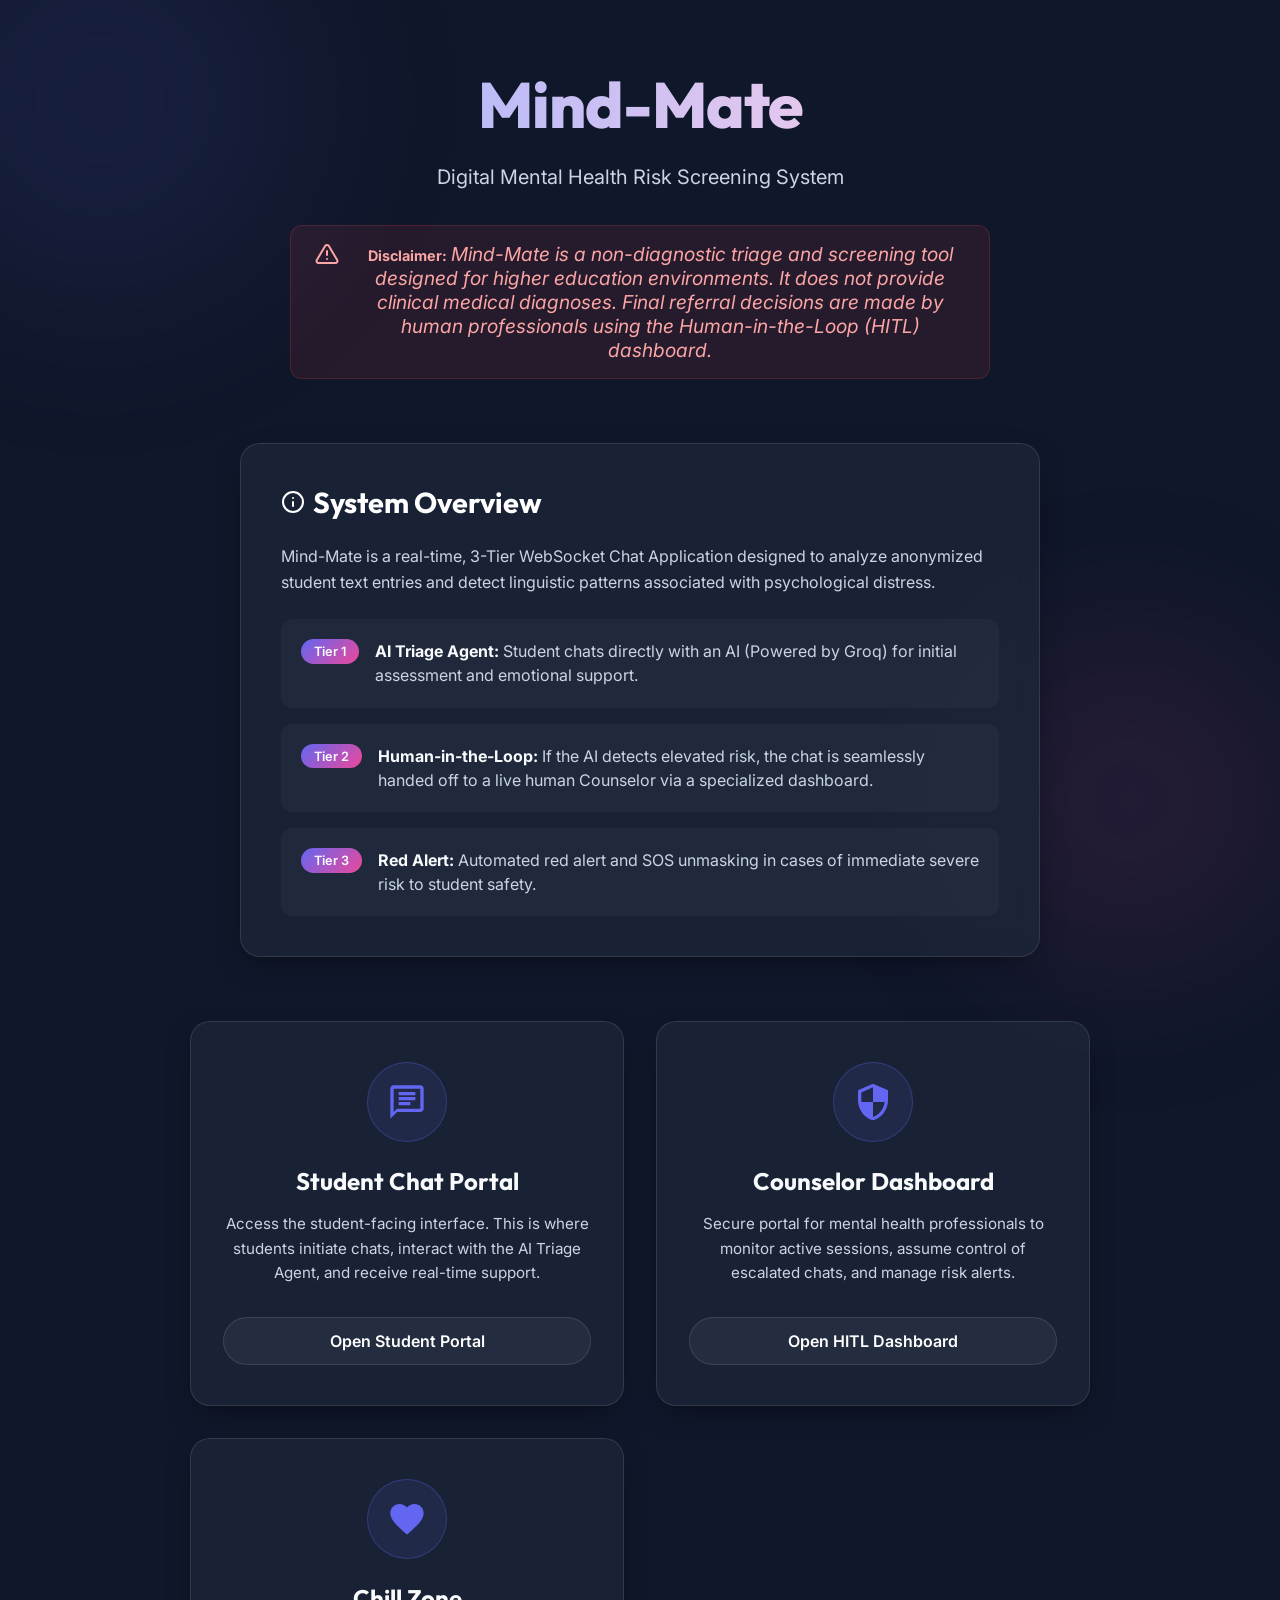
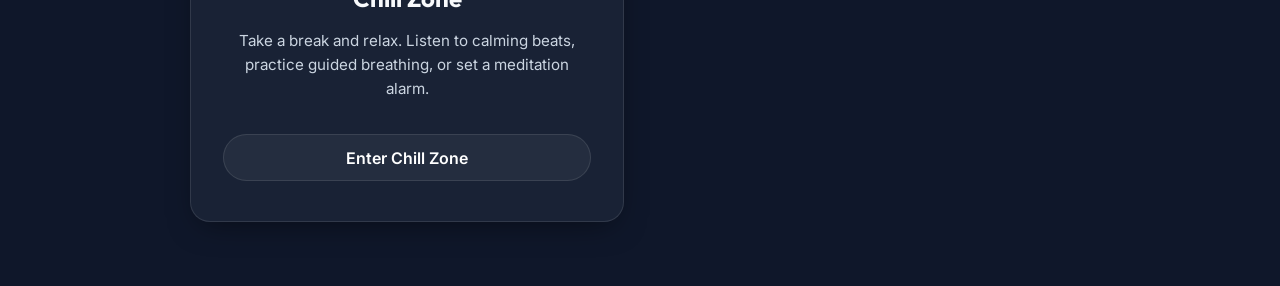
<file: index.html>
<!DOCTYPE html>
<html lang="en">
<head>
    <meta charset="UTF-8">
    <meta name="viewport" content="width=device-width, initial-scale=1.0">
    <title>Mind-Mate | Digital Mental Health Screening</title>
    <meta name="description" content="Mind-Mate is a real-time, 3-Tier WebSocket Chat Application designed to analyze anonymized student text entries and detect linguistic patterns associated with psychological distress.">
    
    <!-- Google Fonts -->
    <link rel="preconnect" href="https://fonts.googleapis.com">
    <link rel="preconnect" href="https://fonts.gstatic.com" crossorigin>
    <link href="https://fonts.googleapis.com/css2?family=Outfit:wght@300;400;500;700;800&family=Inter:wght@400;500;600&display=swap" rel="stylesheet">
    
    <style>
        :root {
            --primary: #6366f1;
            --primary-hover: #4f46e5;
            --secondary: #ec4899;
            --dark-bg: #0f172a;
            --card-bg: rgba(30, 41, 59, 0.7);
            --text-main: #f8fafc;
            --text-muted: #cbd5e1;
            --glass-border: rgba(255, 255, 255, 0.1);
        }

        * {
            margin: 0;
            padding: 0;
            box-sizing: border-box;
        }

        body {
            font-family: 'Inter', sans-serif;
            background-color: var(--dark-bg);
            color: var(--text-main);
            min-height: 100vh;
            display: flex;
            flex-direction: column;
            align-items: center;
            overflow-x: hidden;
            position: relative;
        }

        /* Animated Background Gradients */
        .bg-glow {
            position: fixed;
            width: 600px;
            height: 600px;
            background: radial-gradient(circle, var(--primary) 0%, transparent 70%);
            top: -200px;
            left: -200px;
            opacity: 0.15;
            filter: blur(80px);
            animation: float1 10s infinite alternate ease-in-out;
            z-index: -1;
        }

        .bg-glow-2 {
            position: fixed;
            width: 500px;
            height: 500px;
            background: radial-gradient(circle, var(--secondary) 0%, transparent 70%);
            bottom: -150px;
            right: -100px;
            opacity: 0.15;
            filter: blur(80px);
            animation: float2 12s infinite alternate ease-in-out;
            z-index: -1;
        }

        @keyframes float1 {
            0% { transform: translate(0, 0); }
            100% { transform: translate(100px, 100px); }
        }

        @keyframes float2 {
            0% { transform: translate(0, 0); }
            100% { transform: translate(-100px, -50px); }
        }

        .container {
            max-width: 1200px;
            width: 100%;
            padding: 4rem 2rem;
            display: flex;
            flex-direction: column;
            align-items: center;
        }

        /* Header Styles */
        header {
            text-align: center;
            margin-bottom: 4rem;
            animation: fadeInDown 1s ease-out;
        }

        h1 {
            font-family: 'Outfit', sans-serif;
            font-size: 4rem;
            font-weight: 800;
            background: linear-gradient(to right, #a5b4fc, #fbcfe8);
            -webkit-background-clip: text;
            -webkit-text-fill-color: transparent;
            margin-bottom: 1rem;
            letter-spacing: -1px;
        }

        .subtitle {
            font-size: 1.25rem;
            color: var(--text-muted);
            max-width: 600px;
            margin: 0 auto 2rem auto;
            line-height: 1.6;
        }

        .disclaimer-box {
            background: rgba(239, 68, 68, 0.1);
            border: 1px solid rgba(239, 68, 68, 0.2);
            padding: 1rem 1.5rem;
            border-radius: 12px;
            font-size: 0.9rem;
            color: #fca5a5;
            max-width: 700px;
            margin: 0 auto;
            display: flex;
            align-items: flex-start;
            gap: 1rem;
        }

        .disclaimer-box i {
            font-size: 1.2rem;
            margin-top: 0.1rem;
        }

        /* Overview Section */
        .overview {
            background: var(--card-bg);
            border: 1px solid var(--glass-border);
            backdrop-filter: blur(12px);
            -webkit-backdrop-filter: blur(12px);
            border-radius: 20px;
            padding: 2.5rem;
            width: 100%;
            max-width: 800px;
            margin-bottom: 4rem;
            animation: fadeInUp 1s ease-out 0.2s both;
            box-shadow: 0 10px 30px -10px rgba(0,0,0,0.5);
        }

        .overview h2 {
            font-family: 'Outfit', sans-serif;
            font-size: 1.8rem;
            margin-bottom: 1.5rem;
            color: white;
            display: flex;
            align-items: center;
            gap: 0.5rem;
        }

        .tiers-list {
            list-style: none;
            display: flex;
            flex-direction: column;
            gap: 1rem;
        }

        .tiers-list li {
            display: flex;
            align-items: flex-start;
            gap: 1rem;
            background: rgba(255, 255, 255, 0.03);
            padding: 1.2rem;
            border-radius: 12px;
            border: 1px solid transparent;
            transition: all 0.3s ease;
        }

        .tiers-list li:hover {
            background: rgba(255, 255, 255, 0.06);
            border-color: var(--glass-border);
            transform: translateX(5px);
        }

        .tier-badge {
            background: linear-gradient(135deg, var(--primary), var(--secondary));
            padding: 0.3rem 0.8rem;
            border-radius: 20px;
            font-size: 0.8rem;
            font-weight: 600;
            white-space: nowrap;
        }

        .tier-text {
            color: var(--text-muted);
            line-height: 1.5;
        }
        
        .tier-text strong {
            color: var(--text-main);
        }

        /* Functions/Cards Grid */
        .functions-grid {
            display: grid;
            grid-template-columns: repeat(auto-fit, minmax(320px, 1fr));
            gap: 2rem;
            width: 100%;
            max-width: 900px;
            animation: fadeInUp 1s ease-out 0.4s both;
        }

        .card {
            background: var(--card-bg);
            border: 1px solid var(--glass-border);
            backdrop-filter: blur(12px);
            -webkit-backdrop-filter: blur(12px);
            border-radius: 20px;
            padding: 2.5rem 2rem;
            text-align: center;
            text-decoration: none;
            color: var(--text-main);
            transition: all 0.4s cubic-bezier(0.175, 0.885, 0.32, 1.275);
            display: flex;
            flex-direction: column;
            align-items: center;
            position: relative;
            overflow: hidden;
            box-shadow: 0 10px 30px -10px rgba(0,0,0,0.5);
        }

        .card::before {
            content: '';
            position: absolute;
            top: 0;
            left: 0;
            width: 100%;
            height: 4px;
            background: linear-gradient(90deg, var(--primary), var(--secondary));
            transform: scaleX(0);
            transform-origin: left;
            transition: transform 0.4s ease;
        }

        .card:hover {
            transform: translateY(-10px);
            border-color: rgba(255, 255, 255, 0.2);
            box-shadow: 0 20px 40px -10px rgba(99, 102, 241, 0.3);
        }

        .card:hover::before {
            transform: scaleX(1);
        }

        .icon-wrapper {
            width: 80px;
            height: 80px;
            border-radius: 50%;
            background: rgba(99, 102, 241, 0.1);
            display: flex;
            align-items: center;
            justify-content: center;
            margin-bottom: 1.5rem;
            border: 1px solid rgba(99, 102, 241, 0.3);
            transition: all 0.4s ease;
        }

        .card:hover .icon-wrapper {
            background: var(--primary);
            box-shadow: 0 0 20px rgba(99, 102, 241, 0.5);
        }

        .icon-wrapper svg {
            width: 40px;
            height: 40px;
            fill: var(--primary);
            transition: fill 0.4s ease;
        }

        .card:hover .icon-wrapper svg {
            fill: white;
        }

        .card-title {
            font-family: 'Outfit', sans-serif;
            font-size: 1.5rem;
            font-weight: 700;
            margin-bottom: 1rem;
        }

        .card-desc {
            color: var(--text-muted);
            font-size: 0.95rem;
            line-height: 1.6;
            margin-bottom: 2rem;
            flex-grow: 1;
        }

        .card-btn {
            background: rgba(255, 255, 255, 0.05);
            border: 1px solid var(--glass-border);
            padding: 0.8rem 2rem;
            border-radius: 30px;
            color: white;
            font-weight: 600;
            transition: all 0.3s ease;
            width: 100%;
        }

        .card:hover .card-btn {
            background: white;
            color: var(--dark-bg);
        }

        /* Animations */
        @keyframes fadeInDown {
            from { opacity: 0; transform: translateY(-30px); }
            to { opacity: 1; transform: translateY(0); }
        }

        @keyframes fadeInUp {
            from { opacity: 0; transform: translateY(30px); }
            to { opacity: 1; transform: translateY(0); }
        }

        /* Responsive */
        @media (max-width: 768px) {
            h1 { font-size: 3rem; }
            .container { padding: 2rem 1rem; }
            .functions-grid { grid-template-columns: 1fr; }
        }
    </style>
</head>
<body>

    <div class="bg-glow"></div>
    <div class="bg-glow-2"></div>

    <div class="container">
        
        <header>
            <h1>Mind-Mate</h1>
            <p class="subtitle">Digital Mental Health Risk Screening System</p>
            
            <div class="disclaimer-box">
                <svg width="24" height="24" viewBox="0 0 24 24" fill="none" stroke="currentColor" stroke-width="2" stroke-linecap="round" stroke-linejoin="round" style="flex-shrink: 0;"><path d="M10.29 3.86L1.82 18a2 2 0 0 0 1.71 3h16.94a2 2 0 0 0 1.71-3L13.71 3.86a2 2 0 0 0-3.42 0z"></path><line x1="12" y1="9" x2="12" y2="13"></line><line x1="12" y1="17" x2="12.01" y2="17"></line></svg>
                <div>
                    <strong>Disclaimer:</strong> <i>Mind-Mate is a non-diagnostic triage and screening tool designed for higher education environments. It does not provide clinical medical diagnoses. Final referral decisions are made by human professionals using the Human-in-the-Loop (HITL) dashboard.</i>
                </div>
            </div>
        </header>

        <section class="overview">
            <h2>
                <svg width="24" height="24" viewBox="0 0 24 24" fill="none" stroke="currentColor" stroke-width="2" stroke-linecap="round" stroke-linejoin="round"><circle cx="12" cy="12" r="10"></circle><line x1="12" y1="16" x2="12" y2="12"></line><line x1="12" y1="8" x2="12.01" y2="8"></line></svg>
                System Overview
            </h2>
            <p style="color: var(--text-muted); margin-bottom: 1.5rem; line-height: 1.6;">
                Mind-Mate is a real-time, 3-Tier WebSocket Chat Application designed to analyze anonymized student text entries and detect linguistic patterns associated with psychological distress.
            </p>
            <ul class="tiers-list">
                <li>
                    <span class="tier-badge">Tier 1</span>
                    <p class="tier-text"><strong>AI Triage Agent:</strong> Student chats directly with an AI (Powered by Groq) for initial assessment and emotional support.</p>
                </li>
                <li>
                    <span class="tier-badge">Tier 2</span>
                    <p class="tier-text"><strong>Human-in-the-Loop:</strong> If the AI detects elevated risk, the chat is seamlessly handed off to a live human Counselor via a specialized dashboard.</p>
                </li>
                <li>
                    <span class="tier-badge">Tier 3</span>
                    <p class="tier-text"><strong>Red Alert:</strong> Automated red alert and SOS unmasking in cases of immediate severe risk to student safety.</p>
                </li>
            </ul>
        </section>

        <section class="functions-grid">
            
            <a href="#" onclick="startStudentChat(event)" class="card">
                <div class="icon-wrapper">
                    <!-- Chat Icon -->
                    <svg viewBox="0 0 24 24">
                        <path d="M20 2H4c-1.1 0-2 .9-2 2v18l4-4h14c1.1 0 2-.9 2-2V4c0-1.1-.9-2-2-2zm0 14H6l-2 2V4h16v12z"/>
                        <path d="M7 9h10v2H7zm0-3h10v2H7zm0 6h7v2H7z"/>
                    </svg>
                </div>
                <h3 class="card-title">Student Chat Portal</h3>
                <p class="card-desc">Access the student-facing interface. This is where students initiate chats, interact with the AI Triage Agent, and receive real-time support.</p>
                <div class="card-btn">Open Student Portal</div>
            </a>

            <a href="./hitl_dashboard/counselor_dash.html" class="card">
                <div class="icon-wrapper">
                    <!-- Dashboard/Shield Icon -->
                    <svg viewBox="0 0 24 24">
                        <path d="M12 1L3 5v6c0 5.55 3.84 10.74 9 12 5.16-1.26 9-6.45 9-12V5l-9-4zm0 10.99h7c-.53 4.12-3.28 7.79-7 8.94V12H5V6.3l7-3.11v8.8z"/>
                    </svg>
                </div>
                <h3 class="card-title">Counselor Dashboard</h3>
                <p class="card-desc">Secure portal for mental health professionals to monitor active sessions, assume control of escalated chats, and manage risk alerts.</p>
                <div class="card-btn">Open HITL Dashboard</div>
            </a>

            <a href="./chill_zone.html" class="card">
                <div class="icon-wrapper">
                    <!-- Heart/Chill Icon -->
                    <svg viewBox="0 0 24 24">
                        <path d="M12 21.35l-1.45-1.32C5.4 15.36 2 12.28 2 8.5 2 5.42 4.42 3 7.5 3c1.74 0 3.41.81 4.5 2.09C13.09 3.81 14.76 3 16.5 3 19.58 3 22 5.42 22 8.5c0 3.78-3.4 6.86-8.55 11.54L12 21.35z"/>
                    </svg>
                </div>
                <h3 class="card-title">Chill Zone</h3>
                <p class="card-desc">Take a break and relax. Listen to calming beats, practice guided breathing, or set a meditation alarm.</p>
                <div class="card-btn">Enter Chill Zone</div>
            </a>

        </section>

    </div>

    <script>
        function startStudentChat(e) {
            e.preventDefault();
            // Generate a random 6-digit session ID for the student
            const sessionId = Math.floor(100000 + Math.random() * 900000);
            window.location.href = `./hitl_dashboard/student_chat.html?session_id=${sessionId}`;
        }
    </script>
</body>
</html>
</file>
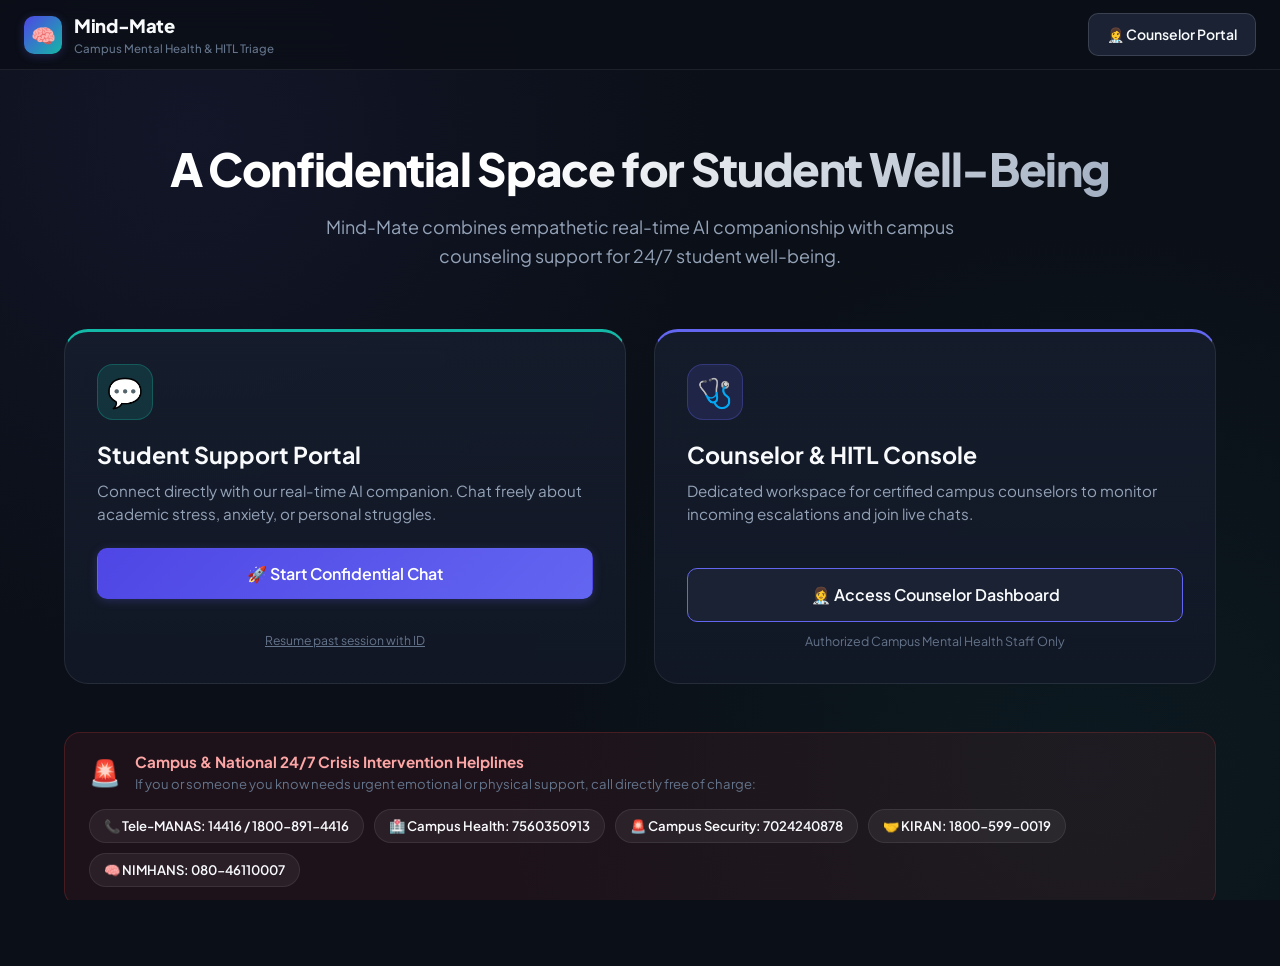
<file: hitl_dashboard/index.html>
<!DOCTYPE html>
<html lang="en">
<head>
  <meta charset="UTF-8">
  <meta name="viewport" content="width=device-width, initial-scale=1.0">
  <meta name="description" content="Mind-Mate: 3-Tier Digital Mental Health Risk Screening System with Real-Time AI and Human-in-the-Loop Triage">
  <title>Mind-Mate | Digital Mental Health Risk Screening System</title>
  <link rel="stylesheet" href="css/style.css">
  <link rel="icon" href="data:image/svg+xml,<svg xmlns='http://www.w3.org/2000/svg' viewBox='0 0 100 100'><text y='.9em' font-size='90'>🧠</text></svg>">
</head>
<body>
  <!-- Global Navigation Header -->
  <header class="app-header">
    <a href="index.html" class="brand">
      <div class="brand-logo">🧠</div>
      <div>
        <span class="brand-title">Mind-Mate</span>
        <span class="brand-subtitle">Campus Mental Health & HITL Triage</span>
      </div>
    </a>
    <div class="header-actions">
      <a href="counselor_dash.html" class="btn btn-secondary" id="navCounselorBtn">
        👩‍⚕️ Counselor Portal
      </a>
    </div>
  </header>

  <!-- Main Landing Container -->
  <main class="landing-container">
    <!-- Hero Header -->
    <section class="hero-section">
      <h1 class="hero-title">A Confidential Space for Student Well-Being</h1>
      <p class="hero-desc">
        Mind-Mate combines empathetic real-time AI companionship with campus counseling support for 24/7 student well-being.
      </p>
    </section>

    <!-- Dual Portal Gateway Cards -->
    <section class="portal-grid">
      <!-- Card 1: Student Chat Portal -->
      <article class="portal-card student-portal">
        <div>
          <div class="portal-icon-wrap">💬</div>
          <h2 class="portal-card-title">Student Support Portal</h2>
          <p class="portal-card-desc">
            Connect directly with our real-time AI companion. Chat freely about academic stress, anxiety, or personal struggles.
          </p>
        </div>
        <div>
          <button id="btnStartChat" class="btn btn-primary" style="width: 100%; padding: 14px; font-size: 1rem;">
            <span>🚀 Start Confidential Chat</span>
          </button>
          <p id="sessionInitStatus" style="font-size: 0.78rem; color: var(--text-muted); text-align: center; margin-top: 6px; min-height: 18px;"></p>
          <div style="text-align: center; margin-top: 4px;">
            <a href="#" id="resumeLink" style="font-size: 0.76rem; color: var(--text-muted); text-decoration: underline;">Resume past session with ID</a>
          </div>
        </div>
      </article>

      <!-- Card 2: Counselor Dashboard Portal -->
      <article class="portal-card counselor-portal">
        <div>
          <div class="portal-icon-wrap">🩺</div>
          <h2 class="portal-card-title">Counselor & HITL Console</h2>
          <p class="portal-card-desc">
            Dedicated workspace for certified campus counselors to monitor incoming escalations and join live chats.
          </p>
        </div>
        <div>
          <a href="counselor_dash.html" class="btn btn-secondary" style="width: 100%; padding: 14px; font-size: 1rem; border-color: var(--indigo-500);">
            <span>👩‍⚕️ Access Counselor Dashboard</span>
          </a>
          <p style="font-size: 0.78rem; color: var(--text-muted); text-align: center; margin-top: 10px;">
            Authorized Campus Mental Health Staff Only
          </p>
        </div>
      </article>
    </section>

    <!-- Campus & National Crisis Helplines Bar -->
    <section class="campus-helpline-bar">
      <div class="helpline-info">
        <span class="helpline-icon">🚨</span>
        <div>
          <div class="helpline-title">Campus &amp; National 24/7 Crisis Intervention Helplines</div>
          <div class="helpline-sub">If you or someone you know needs urgent emotional or physical support, call directly free of charge:</div>
        </div>
      </div>
      <div class="helpline-numbers">
        <a href="tel:14416" class="helpline-pill" title="National Mental Health Helpline (Toll-Free, 24x7)">📞 Tele-MANAS: 14416 / 1800-891-4416</a>
        <a href="tel:7560350913" class="helpline-pill" title="Campus Health & Wellness Center">🏥 Campus Health: 7560350913</a>
        <a href="tel:100" class="helpline-pill" title="Campus Security & Emergency Response">🚨 Campus Security: 7024240878</a>
        <a href="tel:18005990019" class="helpline-pill" title="KIRAN National Helpline (Toll-Free, 24x7)">🤝 KIRAN: 1800-599-0019</a>
        <a href="tel:08046110007" class="helpline-pill" title="NIMHANS Psychosocial Helpline">🧠 NIMHANS: 080-46110007</a>
      </div>
    </section>
  </main>

  <!-- Manual Session Entry Fallback Modal -->
  <div id="sessionModal" class="modal-overlay">
    <div class="emergency-modal-card" style="border-color: var(--indigo-500); box-shadow: var(--shadow-lg);">
      <div class="modal-emergency-header" style="background: linear-gradient(135deg, var(--indigo-600), #4338ca);">
        <div class="modal-emergency-title">
          <span>💬</span>
          <h2>Connect to Chat Session</h2>
        </div>
        <button id="closeSessionModal" class="btn btn-ghost" style="color: white; font-size: 1.2rem; padding: 4px 8px;">✕</button>
      </div>
      <div class="modal-emergency-body">
        <p style="font-size: 0.9rem; color: var(--text-secondary); line-height: 1.5;">
          The backend session initialization endpoint is currently being mounted or requires a valid database session ID. 
          Please enter your assigned Session ID to join the room:
        </p>
        <div class="data-field-box">
          <label class="field-label" for="manualSessionIdInput">Database Session ID</label>
          <input type="number" id="manualSessionIdInput" class="manual-input" style="font-size: 1.1rem; padding: 10px;" placeholder="e.g. 1" min="1" autofocus>
        </div>
        <p style="font-size: 0.78rem; color: var(--text-muted);">
          Note: In accordance with our security protocol, sessions must correspond to an active session in the database.
        </p>
      </div>
      <div class="modal-actions">
        <button id="cancelModalBtn" class="btn btn-secondary">Cancel</button>
        <button id="submitSessionBtn" class="btn btn-primary">Join Room</button>
      </div>
    </div>
  </div>

  <script src="js/common.js"></script>
  <script>
    document.addEventListener('DOMContentLoaded', () => {
      const startBtn = document.getElementById('btnStartChat');
      const statusText = document.getElementById('sessionInitStatus');
      const modal = document.getElementById('sessionModal');
      const closeModal = document.getElementById('closeSessionModal');
      const cancelModal = document.getElementById('cancelModalBtn');
      const submitSession = document.getElementById('submitSessionBtn');
      const manualInput = document.getElementById('manualSessionIdInput');
      const resumeLink = document.getElementById('resumeLink');

      if (resumeLink) {
        resumeLink.addEventListener('click', (e) => {
          e.preventDefault();
          modal.classList.add('active');
          manualInput.focus();
        });
      }

      // Secure Session Initiation: Click "Start Chat" triggers a REST call to backend
      startBtn.addEventListener('click', async () => {
        startBtn.disabled = true;
        startBtn.innerHTML = '<span>⏳ Requesting Session...</span>';
        statusText.textContent = 'Contacting backend to generate a secure session...';

        try {
          const storedStudent = localStorage.getItem('mindmate_student');
          let studentId = null;
          if (storedStudent) {
            try { studentId = JSON.parse(storedStudent).id; } catch(e) {}
          }

          if (!studentId) {
            // Forward to student_chat.html where login modal will appear
            window.location.href = 'student_chat.html';
            return;
          }

          let response = await fetch('/api/v1/sessions/start', {
            method: 'POST',
            headers: { 'Content-Type': 'application/json' },
            body: JSON.stringify({ student_id: studentId })
          }).catch(() => null);

          // If the endpoint isn't mounted yet, attempt fallback route /api/v1/sessions
          if (!response || !response.ok) {
            response = await fetch('/api/v1/sessions', {
              method: 'POST',
              headers: { 'Content-Type': 'application/json' }
            }).catch(() => null);
          }

          if (response && response.ok) {
            const data = await response.json();
            const sessionId = data.session_id || data.id;
            if (sessionId) {
              sessionStorage.setItem('mindmate_session_id', sessionId);
              window.location.href = `student_chat.html?session_id=${encodeURIComponent(sessionId)}`;
              return;
            }
          }

          // If backend REST endpoint is not yet mounted (e.g. backend team still implementing),
          // prompt user for legitimate DB session ID rather than hardcoding fake fallback (1234)
          statusText.textContent = 'Please specify your assigned database session ID.';
          modal.classList.add('active');
          manualInput.focus();

        } catch (err) {
          console.warn('Session start REST call error:', err);
          modal.classList.add('active');
        } finally {
          startBtn.disabled = false;
          startBtn.innerHTML = '<span>🚀 Start Confidential Chat</span>';
        }
      });

      // Modal handling
      const hideModal = () => {
        modal.classList.remove('active');
        statusText.textContent = '';
      };

      closeModal.addEventListener('click', hideModal);
      cancelModal.addEventListener('click', hideModal);

      submitSession.addEventListener('click', () => {
        const val = manualInput.value.trim();
        if (!val || isNaN(val) || parseInt(val) <= 0) {
          showToast('Please enter a valid numeric session ID.', 'warning');
          manualInput.focus();
          return;
        }
        sessionStorage.setItem('mindmate_session_id', val);
        window.location.href = `student_chat.html?session_id=${encodeURIComponent(val)}`;
      });

      manualInput.addEventListener('keydown', (e) => {
        if (e.key === 'Enter') {
          submitSession.click();
        }
      });
    });
  </script>
</body>
</html>
</file>
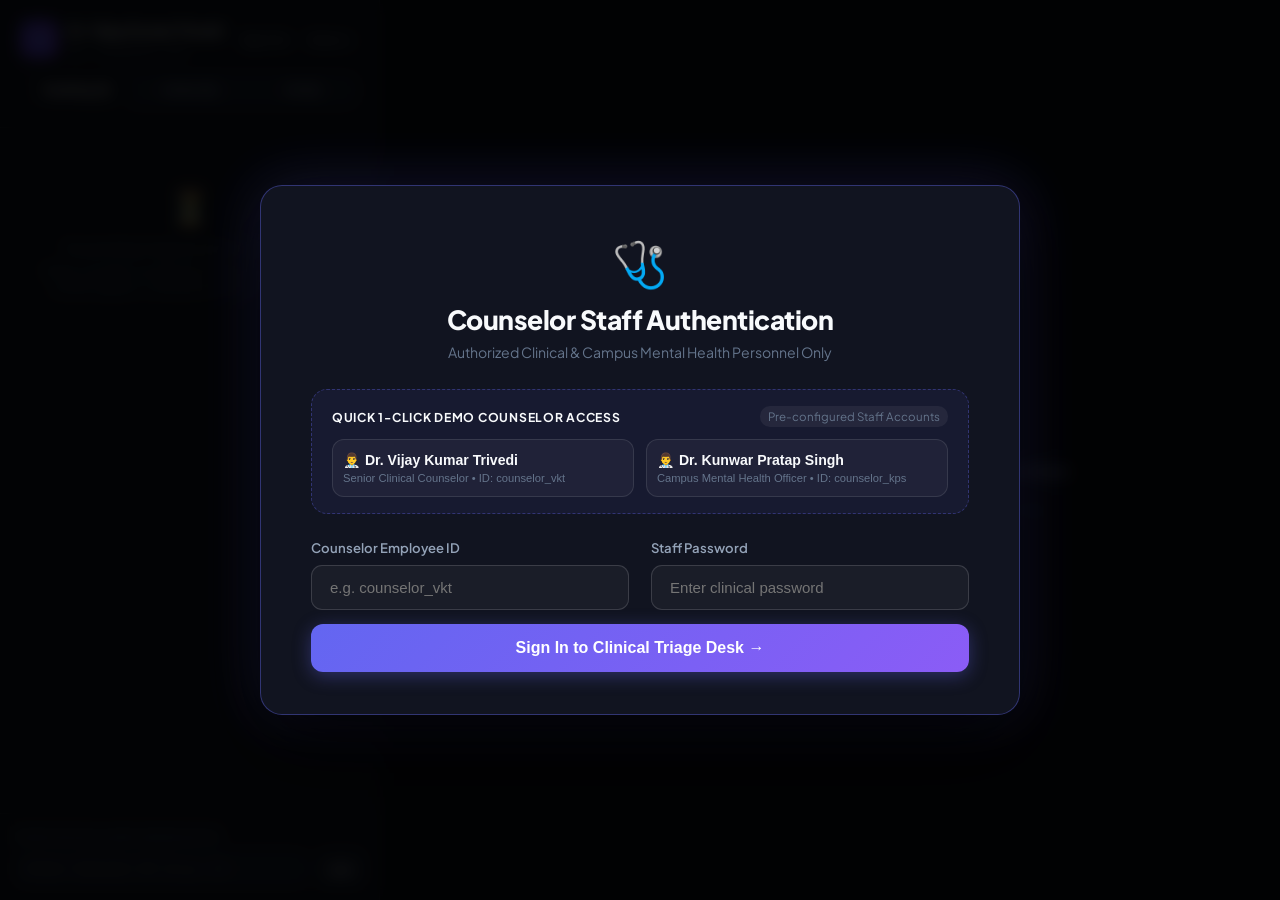
<file: hitl_dashboard/counselor_dash.html>
<!DOCTYPE html>
<html lang="en">
<head>
  <meta charset="UTF-8">
  <meta name="viewport" content="width=device-width, initial-scale=1.0">
  <meta name="description" content="Mind-Mate HITL Counselor Dashboard: Real-Time Triage & Emergency Dispatch">
  <title>Counselor Dashboard | Mind-Mate HITL</title>
  <link rel="stylesheet" href="css/style.css">
  <link rel="icon" href="data:image/svg+xml,<svg xmlns='http://www.w3.org/2000/svg' viewBox='0 0 100 100'><text y='.9em' font-size='90'>🩺</text></svg>">
</head>
<body class="counselor-layout">

  <!-- =========================================================================
       LEFT PANE: Triage Queue & Session Monitor
       ========================================================================= -->
  <aside class="counselor-sidebar">
    <!-- Counselor Info & Header -->
    <div class="sidebar-header">
      <div class="counselor-profile">
        <div class="counselor-info">
          <div class="counselor-avatar">🩺</div>
          <div>
            <div class="counselor-name" id="counselorNameDisplay">Dr. Vijay Kumar Trivedi</div>
            <div class="counselor-role mono" id="counselorIdDisplay" style="font-size: 0.72rem; color: var(--text-muted);">ID: counselor_vkt</div>
          </div>
        </div>
        <div style="display: flex; gap: 4px; align-items: center;">
          <button id="btnCounselorLogout" class="btn btn-ghost" style="padding: 4px 6px; font-size: 0.72rem;" title="Sign Out">Sign Out</button>
          <a href="index.html" class="btn btn-ghost" style="padding: 4px 6px; font-size: 0.72rem;" title="Portal Home">Home ↗</a>
        </div>
      </div>

      <!-- Filter Controls -->
      <div class="queue-filter-bar">
        <button id="filterAwaiting" class="filter-btn active">Awaiting (<span id="awaitingCount">0</span>)</button>
        <button id="filterActive" class="filter-btn">Active (<span id="activeCount">0</span>)</button>
        <button id="filterAll" class="filter-btn">All (<span id="allCount">0</span>)</button>
      </div>
    </div>

    <!-- Incoming Escalations & Session Queue List -->
    <div class="sidebar-queue-list" id="queueList">
      <!-- Session cards will be dynamically injected here -->
      <div class="queue-empty-state" id="queueEmptyState">
        <div style="font-size: 2rem; margin-bottom: 8px;">⏳</div>
        <div>No pending triage escalations in queue.</div>
        <div style="font-size: 0.75rem; margin-top: 4px; color: var(--text-muted);">
          When a student conversation requires counseling or human support, it will automatically appear here.
        </div>
      </div>
    </div>

    <!-- Manual Session ID Connector -->
    <div class="sidebar-footer">
      <div style="font-size: 0.72rem; color: var(--text-muted); margin-bottom: 6px; font-weight: 600; text-transform: uppercase;">
        Monitor Escalated Session by ID
      </div>
      <div class="manual-connect-box">
        <input 
          type="number" 
          id="manualJoinInput" 
          class="manual-input" 
          placeholder="Enter Session ID (e.g. 1)" 
          min="1"
        >
        <button id="manualJoinBtn" class="btn btn-secondary" style="font-size: 0.78rem; padding: 8px 12px;">
          Join
        </button>
      </div>
    </div>
  </aside>

  <!-- =========================================================================
       RIGHT PANE: Active Intervention Console
       ========================================================================= -->
  <main class="counselor-console" id="counselorConsole">

    <!-- Empty State (When no session is active) -->
    <div class="console-empty-state" id="consoleEmptyState">
      <div class="console-empty-icon">🛡️</div>
      <h2 class="console-empty-title">Select an Escalated Session to Begin Intervention</h2>
      <p class="console-empty-desc">
        Click <strong>"Join Chat"</strong> on any session in the triage queue on the left to review the conversation and provide live counseling.
      </p>
    </div>

    <!-- Active Session Console (Hidden until session joined) -->
    <div id="activeSessionWorkspace" style="display: none; flex-direction: column; height: 100%; width: 100%;">
      
      <!-- Top Action Bar with Single Red Emergency Dispatch Button -->
      <header class="console-header">
        <div class="active-session-meta">
          <div class="student-avatar-anon">👤</div>
          <div class="active-meta-titles">
            <h3>
              <span id="activeSessionTitle">Student Session #--</span>
              <span id="activeStatusBadge" class="badge badge-tier2">Human Counselor</span>
            </h3>
            <div style="display: flex; align-items: center; gap: 8px; margin-top: 2px;">
              <span id="counselorWsDot" class="status-dot connecting"></span>
              <span id="counselorWsText" style="font-size: 0.75rem; color: var(--text-secondary);">Connecting...</span>
            </div>
          </div>
        </div>

        <div class="console-actions" style="display: flex; gap: 10px; align-items: center;">
          <!-- Stop SOS / Matter Closed Button (Shown when session is in CRITICAL_SOS) -->
          <button id="btnStopSos" class="btn btn-secondary" style="display: none; background: rgba(16, 185, 129, 0.2); border-color: var(--teal-500); color: #34d399; font-size: 0.78rem; padding: 6px 14px;" title="Emergency incident handled - close SOS and return to safe counseling">
            <span>🛑 Stop SOS / Matter Closed</span>
          </button>
          <!-- Compact Red Emergency Dispatch Button -->
          <button id="btnSosUnmask" class="btn-break-glass" title="Emergency Dispatch Protocol">
            <span class="sos-icon">🚨</span>
            <span>Emergency Dispatch</span>
          </button>
        </div>
      </header>

      <!-- Scrubbed Chat Transcript Area -->
      <div class="console-messages" id="consoleMessages"></div>

      <!-- Counselor Response Composer -->
      <footer class="console-composer">
        <!-- Clinical Quick Response Chips -->
        <div class="quick-prompts-bar">
          <span style="font-size: 0.72rem; color: var(--text-muted); font-weight: 600; white-space: nowrap;">QUICK PROMPTS:</span>
          <button class="quick-prompt-chip" data-text="Hello, I'm a campus counselor. I'm here with you right now.">
            "Hello, I'm a campus counselor..."
          </button>
          <button class="quick-prompt-chip" data-text="You are safe here. Take a deep breath and tell me what's on your mind.">
            "You are safe here..."
          </button>
          <button class="quick-prompt-chip" data-text="I hear you, and your feelings are completely valid. I am listening.">
            "I hear you, and your feelings are valid..."
          </button>
          <button class="quick-prompt-chip" data-text="Can you let me know if anyone is currently with you?">
            "Can you let me know if anyone is with you?..."
          </button>
        </div>

        <!-- Text Input Row -->
        <form id="composerForm" class="composer-input-row">
          <input 
            type="text" 
            id="counselorInput" 
            class="composer-input" 
            placeholder="Type your clinical response... (Enter to send)" 
            autocomplete="off"
          >
          <button type="submit" id="counselorSendBtn" class="btn btn-primary" style="padding: 10px 20px;">
            <span>Send 💬</span>
          </button>
        </form>
      </footer>
    </div>
  </main>

  <!-- =========================================================================
       THE EMERGENCY UNMASK MODAL (Break-Glass Dispatch Data)
       ========================================================================= -->
  <div id="sosModal" class="modal-overlay">
    <div class="emergency-modal-card">
      <div class="modal-emergency-header">
        <div class="modal-emergency-title">
          <span style="font-size: 1.6rem; animation: pulse-sos-icon 0.8s infinite;">🚨</span>
          <div>
            <h2>CRITICAL SOS TRIGGERED</h2>
            <div style="font-size: 0.75rem; opacity: 0.9;">Campus Emergency Dispatch</div>
          </div>
        </div>
        <div style="display: flex; align-items: center; gap: 10px;">
          <div class="modal-emergency-badge">EMERGENCY PROTOCOL</div>
          <button id="closeSosModalTopBtn" class="btn btn-ghost" style="color: white; font-size: 1.4rem; padding: 2px 8px; line-height: 1; cursor: pointer;" title="Close Modal">&times;</button>
        </div>
      </div>

      <div class="modal-emergency-body">
        <div class="emergency-banner-callout">
          <span style="font-size: 1.4rem;">⚠️</span>
          <div>
            <strong>Campus Security &amp; Medical Center Notification</strong>
            <div style="font-size: 0.78rem; opacity: 0.9;">
              Hostel location and emergency contact details for physical intervention.
            </div>
          </div>
        </div>

        <div class="unmasked-data-grid">
          <div class="data-field-box highlight">
            <span class="field-label">Student Full Name</span>
            <span class="field-value" id="unmaskedName">Loading...</span>
          </div>

          <div class="data-field-box">
            <span class="field-label">Registration / Roll No</span>
            <span class="field-value" id="unmaskedRegNo">Loading...</span>
          </div>

          <div class="data-field-box highlight">
            <span class="field-label">Hostel &amp; Room Location</span>
            <span class="field-value" id="unmaskedLocation">Loading...</span>
          </div>

          <div class="data-field-box">
            <span class="field-label">Emergency Contact Phone</span>
            <span class="field-value" id="unmaskedPhone">Loading...</span>
          </div>

          <div class="data-field-box highlight">
            <span class="field-label">Student Campus Email</span>
            <span class="field-value" id="unmaskedEmail">Loading...</span>
          </div>
        </div>
      </div>

      <div class="modal-actions">
        <button id="btnModalStopSos" class="btn btn-secondary" style="background: rgba(16, 185, 129, 0.25); border-color: rgba(16, 185, 129, 0.5); color: #34d399; font-weight: 700;">
          🛑 Stop SOS / Matter Closed
        </button>
        <button id="copyDispatchBtn" class="btn btn-secondary">
          📋 Copy Dispatch Details
        </button>
        <a id="callSecurityBtn" href="tel:100" class="btn btn-danger" style="color: white; background: #dc2626;">
          📞 Call Campus Security
        </a>
        <button id="closeSosModalBtn" class="btn btn-ghost">
          ✕ Close &amp; Return to Chat
        </button>
      </div>
    </div>
  </div>

  <!-- Counselor Staff Login Modal -->
  <div id="counselorAuthModal" class="modal-overlay">
    <div class="auth-modal-card" style="max-width: 760px;">
      <div class="auth-header">
        <div class="auth-header-icon">🩺</div>
        <h2 class="auth-header-title">Counselor Staff Authentication</h2>
        <p class="auth-header-desc">Authorized Clinical &amp; Campus Mental Health Personnel Only</p>
      </div>

      <!-- Quick 1-Click Demo Profiles (Spacious 2-Col Grid) -->
      <div class="demo-profiles-container">
        <div class="demo-profiles-header">
          <span class="demo-profiles-label">Quick 1-Click Demo Counselor Access</span>
          <span class="demo-profiles-badge">Pre-configured Staff Accounts</span>
        </div>
        <div class="demo-counselors-grid">
          <button type="button" class="demo-student-card-btn demo-counselor-btn" data-id="counselor_vkt" data-pass="counselor123">
            <span class="student-name">👨‍⚕️ Dr. Vijay Kumar Trivedi</span>
            <span class="student-sub">Senior Clinical Counselor • ID: counselor_vkt</span>
          </button>
          <button type="button" class="demo-student-card-btn demo-counselor-btn" data-id="counselor_kps" data-pass="counselor123">
            <span class="student-name">👨‍⚕️ Dr. Kunwar Pratap Singh</span>
            <span class="student-sub">Campus Mental Health Officer • ID: counselor_kps</span>
          </button>
        </div>
      </div>

      <form id="counselorLoginForm">
        <div class="auth-form-grid">
          <div class="auth-form-group">
            <label>Counselor Employee ID</label>
            <input type="text" id="counselorLoginId" placeholder="e.g. counselor_vkt" required>
          </div>
          <div class="auth-form-group">
            <label>Staff Password</label>
            <input type="password" id="counselorLoginPass" placeholder="Enter clinical password" required>
          </div>
        </div>
        <button type="submit" id="counselorLoginSubmitBtn" class="auth-submit-btn">
          Sign In to Clinical Triage Desk →
        </button>
      </form>
    </div>
  </div>

  <script src="js/common.js"></script>
  <script>
    document.addEventListener('DOMContentLoaded', () => {
      // State Management
      let currentSessionId = null;
      const counselorSockets = new Map(); // sessionId -> WebSocket
      const unreadSessionMessages = new Set(); // sessionIds with unread student messages
      let activeFilter = 'AWAITING';

      // Queue state
      let sessionsMap = new Map();

      // UI Elements
      const queueList = document.getElementById('queueList');
      const queueEmptyState = document.getElementById('queueEmptyState');
      const consoleEmptyState = document.getElementById('consoleEmptyState');
      const activeSessionWorkspace = document.getElementById('activeSessionWorkspace');
      const activeSessionTitle = document.getElementById('activeSessionTitle');
      const activeStatusBadge = document.getElementById('activeStatusBadge');
      const counselorWsDot = document.getElementById('counselorWsDot');
      const counselorWsText = document.getElementById('counselorWsText');
      const consoleMessages = document.getElementById('consoleMessages');
      const composerForm = document.getElementById('composerForm');
      const counselorInput = document.getElementById('counselorInput');
      const btnSosUnmask = document.getElementById('btnSosUnmask');
      const btnStopSos = document.getElementById('btnStopSos');
      const btnModalStopSos = document.getElementById('btnModalStopSos');

      // Modal elements
      const sosModal = document.getElementById('sosModal');
      const unmaskedName = document.getElementById('unmaskedName');
      const unmaskedRegNo = document.getElementById('unmaskedRegNo');
      const unmaskedLocation = document.getElementById('unmaskedLocation');
      const unmaskedPhone = document.getElementById('unmaskedPhone');
      const unmaskedEmail = document.getElementById('unmaskedEmail');
      const copyDispatchBtn = document.getElementById('copyDispatchBtn');
      const callSecurityBtn = document.getElementById('callSecurityBtn');
      const closeSosModalBtn = document.getElementById('closeSosModalBtn');

      // Counselor Profile & Auth elements
      const counselorNameDisplay = document.getElementById('counselorNameDisplay');
      const counselorIdDisplay = document.getElementById('counselorIdDisplay');
      const btnCounselorLogout = document.getElementById('btnCounselorLogout');
      const counselorAuthModal = document.getElementById('counselorAuthModal');
      const counselorLoginForm = document.getElementById('counselorLoginForm');
      const counselorLoginId = document.getElementById('counselorLoginId');
      const counselorLoginPass = document.getElementById('counselorLoginPass');

      // Manual join elements
      const manualJoinInput = document.getElementById('manualJoinInput');
      const manualJoinBtn = document.getElementById('manualJoinBtn');

      // Filter buttons
      const filterAwaiting = document.getElementById('filterAwaiting');
      const filterActive = document.getElementById('filterActive');
      const filterAll = document.getElementById('filterAll');
      const awaitingCount = document.getElementById('awaitingCount');
      const activeCount = document.getElementById('activeCount');
      const allCount = document.getElementById('allCount');

      // Quick prompt buttons
      document.querySelectorAll('.quick-prompt-chip').forEach(chip => {
        chip.addEventListener('click', () => {
          counselorInput.value = chip.dataset.text;
          counselorInput.focus();
        });
      });

      // Counselor Authentication Logic
      function checkCounselorAuth() {
        const stored = localStorage.getItem('mindmate_counselor');
        if (stored) {
          try {
            const counselor = JSON.parse(stored);
            counselorNameDisplay.textContent = counselor.name || 'Counselor Staff';
            counselorIdDisplay.textContent = `ID: ${counselor.employee_id}`;
            counselorAuthModal.classList.remove('active');
            return true;
          } catch(e) {}
        }
        counselorAuthModal.classList.add('active');
        return false;
      }

      function resetCounselorWorkspace() {
        for (const [sid, ws] of counselorSockets.entries()) {
          try {
            ws.onclose = null;
            ws.close();
          } catch(e) {}
        }
        counselorSockets.clear();
        unreadSessionMessages.clear();
        currentSessionId = null;
        activeSessionWorkspace.style.display = 'none';
        consoleEmptyState.style.display = 'flex';
        consoleMessages.innerHTML = '';
        activeSessionTitle.textContent = 'Select a Session';
        counselorInput.value = '';
        counselorWsDot.className = 'status-dot offline';
        counselorWsText.textContent = 'Disconnected';
        if (btnStopSos) btnStopSos.style.display = 'none';
      }

      if (btnCounselorLogout) {
        btnCounselorLogout.addEventListener('click', () => {
          localStorage.removeItem('mindmate_counselor');
          stopQueuePolling();
          resetCounselorWorkspace();
          checkCounselorAuth();
        });
      }

      async function executeCounselorLogin(empId, pass) {
        if (!empId || !pass) {
          showToast('Please provide both Employee ID and password.', 'warning');
          return;
        }
        try {
          const res = await fetch('/api/v1/auth/counselor/login', {
            method: 'POST',
            headers: { 'Content-Type': 'application/json' },
            body: JSON.stringify({ employee_id: empId.trim(), password: pass.trim() })
          });
          if (res.ok) {
            const data = await res.json();
            localStorage.setItem('mindmate_counselor', JSON.stringify(data.counselor));
            resetCounselorWorkspace();
            showToast(`Logged in as ${data.counselor.name}`, 'success');
            if (counselorAuthModal) counselorAuthModal.classList.remove('active');
            if (checkCounselorAuth()) {
              startQueuePolling();
            }
          } else {
            const err = await res.json().catch(() => ({}));
            showToast(err.detail || 'Invalid Counselor credentials', 'danger');
          }
        } catch (e) {
          showToast('Failed to connect to authentication server', 'danger');
        }
      }

      document.querySelectorAll('.demo-counselor-btn').forEach(btn => {
        btn.addEventListener('click', (e) => {
          const target = e.target.closest('.demo-counselor-btn') || e.currentTarget || btn;
          const empId = target.dataset.id;
          const pass = target.dataset.pass;
          if (counselorLoginId) counselorLoginId.value = empId;
          if (counselorLoginPass) counselorLoginPass.value = pass;
          executeCounselorLogin(empId, pass);
        });
      });

      if (counselorLoginForm) {
        counselorLoginForm.addEventListener('submit', async (e) => {
          e.preventDefault();
          const empId = counselorLoginId.value;
          const pass = counselorLoginPass.value;
          await executeCounselorLogin(empId, pass);
        });
      }

      let alertedSosSessions = new Set();
      let queuePollInterval = null;
      let isInitialQueueLoad = true;

      // Fetch live escalation queue from backend API
      async function fetchTriageQueue() {
        if (!checkCounselorAuth()) return;
        try {
          let queueUrl = '/api/v1/hitl/queue';
          const stored = localStorage.getItem('mindmate_counselor');
          if (stored) {
            try {
              const counselor = JSON.parse(stored);
              if (counselor && counselor.id) queueUrl += `?counselor_id=${counselor.id}`;
            } catch(e) {}
          }
          const res = await fetch(queueUrl);
          if (res.ok) {
            const data = await res.json();
            sessionsMap.clear();

            if (isInitialQueueLoad) {
              // Initial load upon opening page: register all existing sessions WITHOUT sirens/popups
              data.forEach(item => {
                sessionsMap.set(item.id, {
                  id: item.id,
                  status: item.status,
                  preview: item.preview || 'Escalated Session',
                  timestamp: item.created_at ? new Date(item.created_at) : new Date()
                });
                if (item.status === 'CRITICAL_SOS') {
                  alertedSosSessions.add(item.id);
                }
              });
              isInitialQueueLoad = false;
              renderQueue();
              return;
            }

            data.forEach(item => {
              sessionsMap.set(item.id, {
                id: item.id,
                status: item.status,
                preview: item.preview || 'Escalated Session',
                timestamp: item.created_at ? new Date(item.created_at) : new Date()
              });

              // Alert ONLY on brand new SOS events dispatched while counselor is running
              if (item.status === 'CRITICAL_SOS' && !alertedSosSessions.has(item.id)) {
                alertedSosSessions.add(item.id);
                if (currentSessionId !== item.id) {
                  playAudioAlert('sos');
                  showToast(`🚨 CRITICAL SOS ALERT: Session #${item.id} requires immediate emergency dispatch!`, 'danger', 12000);
                } else {
                  activeStatusBadge.className = 'badge badge-tier3';
                  activeStatusBadge.textContent = 'Emergency SOS';
                  if (btnStopSos) btnStopSos.style.display = 'inline-flex';
                }
              }
            });
            renderQueue();
          }
        } catch (e) {
          console.warn('Queue fetch error:', e);
        }
      }

      function startQueuePolling() {
        if (queuePollInterval) clearInterval(queuePollInterval);
        isInitialQueueLoad = true;
        fetchTriageQueue();
        queuePollInterval = setInterval(fetchTriageQueue, 2500);
      }

      function stopQueuePolling() {
        if (queuePollInterval) {
          clearInterval(queuePollInterval);
          queuePollInterval = null;
        }
      }

      // Start queue polling ONLY if already authenticated
      if (checkCounselorAuth()) {
        startQueuePolling();
      }

      // Check if session_id is in URL
      const urlParams = new URLSearchParams(window.location.search);
      const initialParamId = urlParams.get('session_id');
      if (initialParamId && checkCounselorAuth()) {
        selectAndJoinSession(parseInt(initialParamId));
      }

      // Render Queue UI
      function renderQueue() {
        queueList.innerHTML = '';

        let awaiting = 0;
        let active = 0;
        let total = 0;

        const filteredList = [];

        sessionsMap.forEach((session) => {
          total++;
          if (session.status === 'AWAITING_COUNSELOR' || session.status === 'CRITICAL_SOS') awaiting++;
          if (session.status === 'LIVE_COUNSELOR') active++;

          if (activeFilter === 'AWAITING' && session.status !== 'AWAITING_COUNSELOR' && session.status !== 'CRITICAL_SOS') return;
          if (activeFilter === 'ACTIVE' && session.status !== 'LIVE_COUNSELOR') return;

          filteredList.push(session);
        });

        // Always prioritize CRITICAL_SOS at the very top of queue
        filteredList.sort((a, b) => {
          if (a.status === 'CRITICAL_SOS' && b.status !== 'CRITICAL_SOS') return -1;
          if (b.status === 'CRITICAL_SOS' && a.status !== 'CRITICAL_SOS') return 1;
          return b.timestamp - a.timestamp;
        });

        awaitingCount.textContent = awaiting;
        activeCount.textContent = active;
        allCount.textContent = total;

        if (filteredList.length === 0) {
          queueList.appendChild(queueEmptyState);
          queueEmptyState.style.display = 'block';
          return;
        }

        queueEmptyState.style.display = 'none';

        filteredList.forEach(session => {
          const card = document.createElement('div');
          const isSelected = currentSessionId === session.id;
          const isCritical = session.status === 'CRITICAL_SOS';
          const isAwaiting = session.status === 'AWAITING_COUNSELOR';
          const hasUnread = unreadSessionMessages.has(session.id);

          card.className = `session-card ${isSelected ? 'active' : ''} ${isCritical ? 'critical' : isAwaiting ? 'urgent' : ''}`;
          
          let statusBadgeClass = 'badge-tier2';
          let statusLabel = 'Awaiting';
          if (session.status === 'CRITICAL_SOS') {
            statusBadgeClass = 'badge-tier3';
            statusLabel = 'Emergency SOS';
          } else if (session.status === 'LIVE_COUNSELOR') {
            statusBadgeClass = 'badge-info';
            statusLabel = 'Human Counselor';
          }

          card.innerHTML = `
            <div class="card-top">
              <div style="display: flex; align-items: center; gap: 6px;">
                <span class="card-session-id">Session #${session.id}</span>
                ${hasUnread ? '<span style="background: #10b981; color: #022c22; font-size: 0.62rem; font-weight: 800; padding: 1px 6px; border-radius: 6px;">● NEW MSG</span>' : ''}
              </div>
              <span class="badge ${statusBadgeClass}" style="font-size: 0.68rem; padding: 2px 6px;">
                ${statusLabel}
              </span>
            </div>
            <div class="card-body">
              <span class="card-preview">${escapeHTML(session.preview)}</span>
            </div>
            <div class="card-footer">
              <span class="card-time mono">${formatTime(session.timestamp)}</span>
              <button class="btn btn-primary join-session-btn" style="padding: 4px 10px; font-size: 0.72rem;">
                ${isSelected ? '✓ In Session' : 'Join Chat →'}
              </button>
            </div>
          `;

          card.addEventListener('click', () => {
            selectAndJoinSession(session.id);
          });

          queueList.appendChild(card);
        });
      }

      // Filter button handlers
      filterAwaiting.addEventListener('click', () => {
        activeFilter = 'AWAITING';
        filterAwaiting.classList.add('active');
        filterActive.classList.remove('active');
        filterAll.classList.remove('active');
        renderQueue();
      });

      filterActive.addEventListener('click', () => {
        activeFilter = 'ACTIVE';
        filterActive.classList.add('active');
        filterAwaiting.classList.remove('active');
        filterAll.classList.remove('active');
        renderQueue();
      });

      filterAll.addEventListener('click', () => {
        activeFilter = 'ALL';
        filterAll.classList.add('active');
        filterAwaiting.classList.remove('active');
        filterActive.classList.remove('active');
        renderQueue();
      });

      // Manual join by ID
      manualJoinBtn.addEventListener('click', async () => {
        const val = manualJoinInput.value.trim();
        if (!val || isNaN(val) || parseInt(val) <= 0) {
          showToast('Please enter a valid numeric session ID.', 'warning');
          return;
        }
        const sid = parseInt(val);

        // Pre-check session privacy before connecting
        try {
          const res = await fetch(`/api/v1/sessions/${sid}`);
          if (res.ok) {
            const data = await res.json();
            if (data.status === 'LIVE_BOT') {
              showToast(`⛔ Access Denied: Session #${sid} is in confidential AI companion mode (Tier 1). Counselors cannot join unescalated chats.`, 'danger', 8000);
              return;
            }
          } else if (res.status === 404) {
            showToast(`Session #${sid} does not exist in database.`, 'warning');
            return;
          }
        } catch (e) {
          console.warn('Pre-check error:', e);
        }

        selectAndJoinSession(sid);
      });

      manualJoinInput.addEventListener('keydown', (e) => {
        if (e.key === 'Enter') manualJoinBtn.click();
      });

      // =========================================================================
      // DYNAMIC MULTI-SESSION COUNSELOR WEBSOCKET CONNECTION MANAGER
      // =========================================================================
      function connectCounselorToSession(sessionId) {
        if (counselorSockets.has(sessionId)) {
          const existingWs = counselorSockets.get(sessionId);
          if (existingWs.readyState === WebSocket.OPEN || existingWs.readyState === WebSocket.CONNECTING) {
            return;
          }
        }

        const wsProtocol = window.location.protocol === 'https:' ? 'wss:' : 'ws:';
        let cidParam = '';
        const stored = localStorage.getItem('mindmate_counselor');
        if (stored) {
          try {
            const counselor = JSON.parse(stored);
            if (counselor && counselor.id) cidParam = `?counselor_id=${counselor.id}`;
          } catch(e) {}
        }
        const wsUrl = `${wsProtocol}//${window.location.host}/ws/counselor/${sessionId}${cidParam}`;
        console.log(`Counselor connecting to session #${sessionId}:`, wsUrl);

        if (sessionId === currentSessionId) {
          counselorWsDot.className = 'status-dot connecting';
          counselorWsText.textContent = 'Connecting...';
        }

        try {
          const socket = new WebSocket(wsUrl);
          counselorSockets.set(sessionId, socket);

          socket.onopen = () => {
            console.log(`Counselor connected to session #${sessionId}`);
            if (sessionId === currentSessionId) {
              counselorWsDot.className = 'status-dot online';
              counselorWsText.textContent = 'Active Counselor Connected';
              showToast(`Joined Session #${sessionId}`, 'success');

              const sess = sessionsMap.get(sessionId);
              if (sess && sess.status === 'CRITICAL_SOS') {
                activeStatusBadge.className = 'badge badge-tier3';
                activeStatusBadge.textContent = 'Emergency SOS';
                if (btnStopSos) btnStopSos.style.display = 'inline-flex';
              } else {
                activeStatusBadge.className = 'badge badge-info';
                activeStatusBadge.textContent = 'Human Counselor';
              }

              counselorInput.disabled = false;
              counselorInput.placeholder = 'Type your clinical response... (Enter to send)';
              const sendBtn = document.getElementById('counselorSendBtn');
              if (sendBtn) sendBtn.disabled = false;
              counselorInput.focus();
            }
            fetchTriageQueue();
          };

          socket.onmessage = (event) => {
            handleCounselorIncomingMessage(sessionId, event.data);
          };

          socket.onerror = (err) => {
            console.warn(`Counselor WebSocket error for session #${sessionId}:`, err);
          };

          socket.onclose = (event) => {
            console.log(`Counselor WebSocket closed for session #${sessionId}:`, event.code, event.reason);
            counselorSockets.delete(sessionId);
            if (sessionId === currentSessionId) {
              counselorWsDot.className = 'status-dot offline';
              counselorWsText.textContent = 'Disconnected';
            }
          };
        } catch (e) {
          console.error(`Error creating Counselor WebSocket for session #${sessionId}:`, e);
          counselorSockets.delete(sessionId);
          if (sessionId === currentSessionId) {
            counselorWsDot.className = 'status-dot offline';
            counselorWsText.textContent = 'Failed to connect';
          }
        }
      }

      async function selectAndJoinSession(sessionId) {
        currentSessionId = sessionId;
        unreadSessionMessages.delete(sessionId);
        renderQueue();

        // Switch UI to active workspace
        consoleEmptyState.style.display = 'none';
        activeSessionWorkspace.style.display = 'flex';
        activeSessionTitle.textContent = `Student Session #${sessionId}`;

        const existingSession = sessionsMap.get(sessionId);
        if (existingSession && existingSession.status === 'CRITICAL_SOS') {
          activeStatusBadge.className = 'badge badge-tier3';
          activeStatusBadge.textContent = 'Emergency SOS';
          if (btnStopSos) btnStopSos.style.display = 'inline-flex';
        } else {
          activeStatusBadge.className = 'badge badge-info';
          activeStatusBadge.textContent = 'Human Counselor';
          if (btnStopSos) btnStopSos.style.display = 'none';
        }

        // Clear and load messages
        consoleMessages.innerHTML = '';

        // Fetch clinical transcript
        try {
          const transcriptRes = await fetch(`/api/v1/hitl/session/${sessionId}/transcript`);
          if (transcriptRes.ok) {
            const transcriptData = await transcriptRes.json();
            if (transcriptData.status === 'CRITICAL_SOS') {
              activeStatusBadge.className = 'badge badge-tier3';
              activeStatusBadge.textContent = 'Emergency SOS';
              if (btnStopSos) btnStopSos.style.display = 'inline-flex';
            }
            if (transcriptData.messages && transcriptData.messages.length > 0) {
              transcriptData.messages.forEach(msg => {
                if (msg.sender === 'STUDENT') {
                  appendStudentScrubbedMessage(msg.content, msg.timestamp);
                } else if (msg.sender === 'COUNSELOR') {
                  appendCounselorMessage(msg.content, msg.timestamp);
                }
              });
            }
          }
        } catch (e) {
          console.warn('Could not load clinical transcript:', e);
        }

        // Connect or reuse existing active WebSocket for this session
        const existingWs = counselorSockets.get(sessionId);
        if (existingWs && existingWs.readyState === WebSocket.OPEN) {
          counselorWsDot.className = 'status-dot online';
          counselorWsText.textContent = 'Active Counselor Connected';
          counselorInput.disabled = false;
          counselorInput.placeholder = 'Type your clinical response... (Enter to send)';
          const sendBtn = document.getElementById('counselorSendBtn');
          if (sendBtn) sendBtn.disabled = false;
          counselorInput.focus();
        } else {
          connectCounselorToSession(sessionId);
        }
      }

      // Handle Incoming WebSocket messages from backend
      function handleCounselorIncomingMessage(fromSessionId, rawData) {
        let data;
        try {
          data = JSON.parse(rawData);
        } catch (e) {
          data = { sender: 'STUDENT', content: rawData };
        }

        const isCurrent = fromSessionId === currentSessionId;

        // Session State sync
        if (data.event === 'SESSION_STATE') {
          if (isCurrent) {
            if (data.status === 'CRITICAL_SOS') {
              activeStatusBadge.className = 'badge badge-tier3';
              activeStatusBadge.textContent = 'Emergency SOS';
              if (btnStopSos) btnStopSos.style.display = 'inline-flex';
            } else if (data.status === 'LIVE_COUNSELOR') {
              activeStatusBadge.className = 'badge badge-info';
              activeStatusBadge.textContent = 'Human Counselor';
              if (btnStopSos) btnStopSos.style.display = 'none';
            }
          }
          fetchTriageQueue();
          return;
        }

        // Another counselor claimed a session
        if (data.event === 'SESSION_CLAIMED') {
          fetchTriageQueue();
          return;
        }

        // Privacy Rejection Check
        if (data.event === 'ACCESS_DENIED') {
          if (isCurrent) {
            showToast(`⛔ ${data.detail || 'Access Denied: Private AI companion session.'}`, 'danger', 9000);
            appendSystemConsoleMessage(`⛔ ${data.detail || 'Access Denied: Unescalated confidential session.'}`);
            counselorWsDot.className = 'status-dot offline';
            counselorWsText.textContent = 'Access Denied';
            setTimeout(() => {
              activeSessionWorkspace.style.display = 'none';
              consoleEmptyState.style.display = 'flex';
              currentSessionId = null;
            }, 2000);
          }
          return;
        }

        // Student voluntarily switched back to AI Companion mode
        if (data.event === 'STUDENT_RETURNED_TO_BOT') {
          playAudioAlert('alert');
          if (isCurrent) {
            showToast('⚠️ Student switched back to AI Companion mode. Session closed.', 'warning', 8000);
            appendSystemConsoleMessage('⚠️ The student has voluntarily switched back to Mind-Mate AI Companion mode. This counseling session is now closed.');

            activeStatusBadge.className = 'badge badge-tier1';
            activeStatusBadge.textContent = 'RETURNED TO BOT';

            counselorInput.disabled = true;
            counselorInput.placeholder = 'Student returned to AI Companion. Chat closed.';
            const sendBtn = document.getElementById('counselorSendBtn');
            if (sendBtn) sendBtn.disabled = true;

            const exitCard = document.createElement('div');
            exitCard.className = 'message-row system';
            exitCard.innerHTML = `
              <div class="system-notice" style="background: rgba(99, 102, 241, 0.15); border-left: 3px solid var(--indigo-400); justify-content: space-between; width: 100%;">
                <span>Counseling intervention concluded by student.</span>
                <button id="closeWorkspaceBtn" class="btn btn-secondary" style="font-size: 0.75rem; padding: 4px 10px;">Close Workspace ✕</button>
              </div>
            `;
            consoleMessages.appendChild(exitCard);
            scrollConsoleBottom();

            const closeBtn = document.getElementById('closeWorkspaceBtn');
            if (closeBtn) {
              closeBtn.addEventListener('click', closeActiveWorkspace);
            }
          } else {
            showToast(`ℹ️ Session #${fromSessionId}: Student switched back to AI companion mode.`, 'info', 6000);
          }

          const ws = counselorSockets.get(fromSessionId);
          if (ws) {
            try {
              ws.onclose = null;
              ws.close();
            } catch(e) {}
            counselorSockets.delete(fromSessionId);
          }
          fetchTriageQueue();
          return;
        }

        // Critical SOS Emergency Alert (Real-time trigger during chat)
        if (data.event === 'CRITICAL_SOS_TRIGGERED') {
          if (isCurrent && activeStatusBadge.textContent === 'Emergency SOS') {
            return;
          }
          playAudioAlert('sos');
          showToast(`🚨 CRITICAL SOS on Session #${fromSessionId}: Immediate dispatch required!`, 'danger', 12000);
          if (isCurrent) {
            appendSystemConsoleMessage('🚨 CRITICAL SOS: Emergency dispatch protocol activated.');
            activeStatusBadge.className = 'badge badge-tier3';
            activeStatusBadge.textContent = 'Emergency SOS';
            if (btnStopSos) btnStopSos.style.display = 'inline-flex';
            openSosModal();
          }
          fetchTriageQueue();
          return;
        }

        // SOS Resolved Event (When counselor stops the SOS)
        if (data.event === 'SOS_RESOLVED') {
          if (isCurrent) {
            activeStatusBadge.className = 'badge badge-info';
            activeStatusBadge.textContent = 'Human Counselor';
            if (btnStopSos) btnStopSos.style.display = 'none';
            if (sosModal) sosModal.classList.remove('active');
            appendSystemConsoleMessage('✅ Emergency SOS protocol closed. The incident has been handled, and the student remains in safe counselor communication.');
          }
          fetchTriageQueue();
          return;
        }

        // Triage Escalation Alert
        if (data.event === 'NEW_MODERATE_RISK') {
          playAudioAlert('alert');
          showToast(`⚠️ Session #${data.session_id || fromSessionId}: Triage Escalation Alert!`, 'warning', 6000);
          if (isCurrent) {
            appendSystemConsoleMessage('⚠️ Automated Alert: Risk detected in student conversation. Counselor intervention requested.');
          }
          fetchTriageQueue();
          return;
        }

        if (data.event === 'SESSION_RESOLVED') {
          fetchTriageQueue();
          return;
        }

        if (data.event === 'STUDENT_OFFLINE') {
          if (isCurrent) {
            appendSystemConsoleMessage(`ℹ️ ${data.detail || 'Student is currently reconnecting. Your message has been saved.'}`);
          }
          return;
        }

        // Student scrubbed message: {"sender": "STUDENT", "content": scrubbed_text}
        if (data.sender === 'STUDENT') {
          if (isCurrent) {
            appendStudentScrubbedMessage(data.content);
            playAudioAlert('chime');
          } else {
            unreadSessionMessages.add(fromSessionId);
            playAudioAlert('chime');
            showToast(`💬 Session #${fromSessionId}: New message from student!`, 'info', 6000);
          }
          renderQueue();
          fetchTriageQueue();
        }
      }

      function closeActiveWorkspace() {
        if (currentSessionId) {
          const ws = counselorSockets.get(currentSessionId);
          if (ws) {
            try {
              ws.onclose = null;
              ws.close();
            } catch(e) {}
            counselorSockets.delete(currentSessionId);
          }
          unreadSessionMessages.delete(currentSessionId);
        }
        currentSessionId = null;
        activeSessionWorkspace.style.display = 'none';
        consoleEmptyState.style.display = 'flex';
        counselorInput.disabled = false;
        counselorInput.placeholder = 'Type your clinical response... (Enter to send)';
        const sendBtn = document.getElementById('counselorSendBtn');
        if (sendBtn) sendBtn.disabled = false;
        fetchTriageQueue();
      }

      // Append scrubbed student message with high-visibility PII tags
      function appendStudentScrubbedMessage(text, timestamp) {
        const row = document.createElement('div');
        row.className = 'message-row student';
        row.style.alignItems = 'flex-start';
        
        const renderedHtml = highlightPIITags(text);

        row.innerHTML = `
          <div class="message-bubble" style="background: var(--bg-tertiary); color: var(--text-primary); border: 1px solid var(--border-medium); border-bottom-left-radius: var(--radius-sm); border-bottom-right-radius: var(--radius-lg);">
            <div class="message-sender-tag" style="color: var(--teal-400);">
              <span>👤</span>
              <span>Student</span>
            </div>
            <div class="message-text">${renderedHtml}</div>
            <span class="message-time" style="color: var(--text-muted); text-align: left;">${formatTime(timestamp)}</span>
          </div>
        `;
        consoleMessages.appendChild(row);
        scrollConsoleBottom();
      }

      // Append counselor message (locally sent)
      function appendCounselorMessage(text, timestamp) {
        const row = document.createElement('div');
        row.className = 'message-row counselor';
        row.style.alignItems = 'flex-end';

        row.innerHTML = `
          <div class="message-bubble" style="background: linear-gradient(135deg, var(--indigo-600), #4338ca); color: white; border-bottom-right-radius: var(--radius-sm);">
            <div class="message-sender-tag" style="color: #c7d2fe; justify-content: flex-end;">
              <span>You (Counselor)</span>
              <span>🩺</span>
            </div>
            <div class="message-text">${escapeHTML(text)}</div>
            <span class="message-time" style="color: rgba(255, 255, 255, 0.65);">${formatTime(timestamp)} ✓</span>
          </div>
        `;
        consoleMessages.appendChild(row);
        scrollConsoleBottom();
      }

      function appendSystemConsoleMessage(text) {
        const row = document.createElement('div');
        const isEmergency = text.toLowerCase().includes('critical sos') || text.toLowerCase().includes('emergency');
        row.className = `message-row system ${isEmergency ? 'sos' : ''}`;
        row.innerHTML = `
          <div class="system-notice">
            ${escapeHTML(text)}
          </div>
        `;
        consoleMessages.appendChild(row);
        scrollConsoleBottom();
      }

      function scrollConsoleBottom() {
        consoleMessages.scrollTop = consoleMessages.scrollHeight;
      }

      // Send Counselor Message
      composerForm.addEventListener('submit', (e) => {
        e.preventDefault();
        const text = counselorInput.value.trim();
        if (!text) return;

        const activeSocket = counselorSockets.get(currentSessionId);
        if (!activeSocket || activeSocket.readyState !== WebSocket.OPEN) {
          showToast('WebSocket is not connected. Re-joining session...', 'warning');
          connectCounselorToSession(currentSessionId);
          return;
        }

        // Render locally
        appendCounselorMessage(text);
        counselorInput.value = '';

        // Send to backend
        activeSocket.send(text);
      });

      // =========================================================================
      // THE SOS "BREAK-GLASS" BUTTON & EMERGENCY DISPATCH MODAL
      // =========================================================================
      let cachedDispatchData = null;
      const closeSosModalTopBtn = document.getElementById('closeSosModalTopBtn');

      function renderSosModalData(data) {
        if (!data) return;
        cachedDispatchData = data;
        unmaskedName.textContent = data.student_name || 'N/A';
        unmaskedRegNo.textContent = data.reg_no || 'N/A';
        unmaskedLocation.textContent = data.location || 'N/A';
        unmaskedPhone.textContent = data.phone || 'N/A';
        if (unmaskedEmail) unmaskedEmail.textContent = data.email || 'N/A';
        if (data.phone) callSecurityBtn.href = `tel:${data.phone}`;
      }

      async function openSosModal() {
        if (!currentSessionId) return;
        try {
          const response = await fetch(`/api/v1/hitl/sos/details/${encodeURIComponent(currentSessionId)}`);
          if (response.ok) {
            const data = await response.json();
            renderSosModalData(data);
          }
        } catch(e) {
          console.warn('Could not fetch SOS details:', e);
        }
        sosModal.classList.add('active');
      }

      async function handleStopSos() {
        if (!currentSessionId) return;

        const confirmed = confirm(
          `🛑 CLOSE EMERGENCY SOS INCIDENT\n\n` +
          `Are you sure you want to stop the critical SOS for Session #${currentSessionId}?\n\n` +
          `This will:\n` +
          `1. De-escalate the session from Emergency SOS back to active counselor communication.\n` +
          `2. Notify the student that the emergency incident has been resolved and they are safe.\n` +
          `3. Update the clinical triage queue.`
        );

        if (!confirmed) return;

        try {
          const res = await fetch(`/api/v1/hitl/sos/close/${currentSessionId}`, {
            method: 'POST'
          });

          if (res.ok) {
            showToast(`✅ Session #${currentSessionId}: Emergency SOS stopped. Matter closed.`, 'success', 6000);
            
            if (sosModal) sosModal.classList.remove('active');

            activeStatusBadge.className = 'badge badge-info';
            activeStatusBadge.textContent = 'Human Counselor';
            if (btnStopSos) btnStopSos.style.display = 'none';

            appendSystemConsoleMessage('✅ Emergency SOS protocol closed. The incident has been handled, and the student remains in safe counselor communication.');

            fetchTriageQueue();
          } else {
            const err = await res.json().catch(() => ({}));
            showToast(err.detail || 'Could not close SOS incident', 'danger');
          }
        } catch (e) {
          console.error('Stop SOS error:', e);
          showToast('Failed to communicate with triage server', 'danger');
        }
      }

      if (btnStopSos) {
        btnStopSos.addEventListener('click', handleStopSos);
      }
      if (btnModalStopSos) {
        btnModalStopSos.addEventListener('click', handleStopSos);
      }

      btnSosUnmask.addEventListener('click', async () => {
        if (!currentSessionId) {
          showToast('No active session selected.', 'warning');
          return;
        }

        // If session is already in Emergency SOS state, just open the modal with the details
        if (activeStatusBadge.textContent === 'Emergency SOS') {
          await openSosModal();
          return;
        }

        const confirmed = confirm(
          `⚠️ EMERGENCY DISPATCH CONFIRMATION\n\n` +
          `You are about to initiate emergency dispatch for Session #${currentSessionId}.\n` +
          `This action will:\n` +
          `1. Retrieve emergency student location and contact details.\n` +
          `2. Alert campus emergency response.\n` +
          `3. Keep the chat live so you can continue supporting the student.\n\n` +
          `Do you want to proceed?`
        );

        if (!confirmed) return;

        btnSosUnmask.disabled = true;
        btnSosUnmask.innerHTML = '<span>⏳ DISPATCHING...</span>';

        try {
          const response = await fetch(`/api/v1/hitl/sos/unmask/${encodeURIComponent(currentSessionId)}`, {
            method: 'POST',
            headers: { 'Content-Type': 'application/json' }
          });
          if (response.ok) {
            const data = await response.json();
            renderSosModalData(data);
            sosModal.classList.add('active');
          }

          playAudioAlert('sos');

          activeStatusBadge.className = 'badge badge-tier3';
          activeStatusBadge.textContent = 'Emergency SOS';
          if (btnStopSos) btnStopSos.style.display = 'inline-flex';

          // Ensure counselor input is ready for active dialogue
          counselorInput.disabled = false;
          const sendBtn = document.getElementById('counselorSendBtn');
          if (sendBtn) sendBtn.disabled = false;

          appendSystemConsoleMessage('🚨 CRITICAL SOS PROTOCOL ACTIVATED: Emergency dispatch initiated.');
          showToast('🚨 CRITICAL SOS: Emergency dispatch initiated!', 'danger', 8000);
          fetchTriageQueue();

        } catch (err) {
          console.error('Failed to trigger SOS dispatch:', err);
          showToast(`Error triggering SOS dispatch: ${err.message}`, 'danger', 6000);
        } finally {
          btnSosUnmask.disabled = false;
          btnSosUnmask.innerHTML = '<span class="sos-icon">🚨</span><span>Emergency Dispatch</span>';
        }
      });

      // Modal action handlers (Allow easy close so counselor can chat)
      if (closeSosModalBtn) {
        closeSosModalBtn.addEventListener('click', () => {
          sosModal.classList.remove('active');
        });
      }
      if (closeSosModalTopBtn) {
        closeSosModalTopBtn.addEventListener('click', () => {
          sosModal.classList.remove('active');
        });
      }
      sosModal.addEventListener('click', (e) => {
        if (e.target === sosModal) {
          sosModal.classList.remove('active');
        }
      });
      document.addEventListener('keydown', (e) => {
        if (e.key === 'Escape' && sosModal.classList.contains('active')) {
          sosModal.classList.remove('active');
        }
      });

      copyDispatchBtn.addEventListener('click', () => {
        if (!cachedDispatchData) return;
        const text = 
          `[MIND-MATE EMERGENCY DISPATCH TICKET]\n` +
          `Session ID: #${currentSessionId}\n` +
          `Student Name: ${cachedDispatchData.student_name}\n` +
          `Registration No: ${cachedDispatchData.reg_no}\n` +
          `Location: ${cachedDispatchData.location}\n` +
          `Phone: ${cachedDispatchData.phone}\n` +
          `Timestamp: ${new Date().toISOString()}\n` +
          `Alert Level: CRITICAL_SOS`;
        copyToClipboard(text, 'Dispatch ticket copied to clipboard!');
      });
    });
  </script>
</body>
</html>
</file>
<file: hitl_dashboard/css/style.css>
/* ==========================================================================
   Mind-Mate: Digital Mental Health Risk Screening System
   Modern Premium Design System - Vanilla CSS
   ========================================================================== */

@import url('https://fonts.googleapis.com/css2?family=Plus+Jakarta+Sans:wght@300;400;500;600;700;800&family=Inter:wght@300;400;500;600;700&family=JetBrains+Mono:wght@400;500;600&display=swap');

:root {
  /* Core Colors */
  --bg-primary: #0b0f17;
  --bg-secondary: #121824;
  --bg-tertiary: #1a2233;
  --bg-card: rgba(22, 30, 46, 0.75);
  --bg-card-hover: rgba(30, 41, 63, 0.85);
  --bg-glass: rgba(18, 24, 38, 0.65);
  --bg-glass-heavy: rgba(11, 15, 23, 0.85);

  /* Borders & Dividers */
  --border-subtle: rgba(255, 255, 255, 0.08);
  --border-medium: rgba(255, 255, 255, 0.14);
  --border-active: rgba(99, 102, 241, 0.5);

  /* Typography */
  --text-primary: #f8fafc;
  --text-secondary: #94a3b8;
  --text-muted: #64748b;
  --text-inverse: #0b0f17;

  /* Accent Colors */
  --indigo-500: #6366f1;
  --indigo-600: #4f46e5;
  --indigo-400: #818cf8;
  --indigo-glow: rgba(99, 102, 241, 0.25);

  --teal-500: #14b8a6;
  --teal-400: #2dd4bf;
  --teal-glow: rgba(20, 184, 166, 0.25);

  --emerald-500: #10b981;
  --emerald-400: #34d399;
  --emerald-glow: rgba(16, 185, 129, 0.25);

  /* Triage Risk Tiers */
  --tier-1-color: #10b981;       /* Safe / AI Bot */
  --tier-1-bg: rgba(16, 185, 129, 0.12);
  --tier-2-color: #818cf8;       /* Counselor - sleek modern indigo */
  --tier-2-bg: rgba(99, 102, 241, 0.12);
  --tier-3-color: #ef4444;       /* Critical / SOS */
  --tier-3-bg: rgba(239, 68, 68, 0.18);
  --tier-3-glow: rgba(239, 68, 68, 0.5);

  /* Shadows */
  --shadow-sm: 0 2px 4px rgba(0, 0, 0, 0.25);
  --shadow-md: 0 4px 12px rgba(0, 0, 0, 0.35);
  --shadow-lg: 0 8px 30px rgba(0, 0, 0, 0.45);
  --shadow-glow: 0 0 25px var(--indigo-glow);
  --shadow-sos: 0 0 35px var(--tier-3-glow);

  /* Transitions */
  --transition-fast: 0.15s cubic-bezier(0.4, 0, 0.2, 1);
  --transition-normal: 0.25s cubic-bezier(0.4, 0, 0.2, 1);
  --transition-slow: 0.4s cubic-bezier(0.4, 0, 0.2, 1);

  /* Radii */
  --radius-sm: 6px;
  --radius-md: 10px;
  --radius-lg: 16px;
  --radius-xl: 24px;
  --radius-full: 9999px;
}

/* ==========================================================================
   CSS Reset & Base Styles
   ========================================================================== */
*, *::before, *::after {
  box-sizing: border-box;
  margin: 0;
  padding: 0;
}

html, body {
  height: 100%;
  width: 100%;
  font-family: 'Plus Jakarta Sans', -apple-system, BlinkMacSystemFont, 'Segoe UI', Roboto, sans-serif;
  background-color: var(--bg-primary);
  color: var(--text-primary);
  line-height: 1.5;
  -webkit-font-smoothing: antialiased;
  -moz-osx-font-smoothing: grayscale;
  overflow-x: hidden;
}

body {
  display: flex;
  flex-direction: column;
  min-height: 100vh;
  background-image: 
    radial-gradient(circle at 15% 15%, rgba(99, 102, 241, 0.08) 0%, transparent 40%),
    radial-gradient(circle at 85% 85%, rgba(20, 184, 166, 0.06) 0%, transparent 45%);
  background-attachment: fixed;
}

/* Custom Scrollbars */
::-webkit-scrollbar {
  width: 6px;
  height: 6px;
}
::-webkit-scrollbar-track {
  background: transparent;
}
::-webkit-scrollbar-thumb {
  background: rgba(255, 255, 255, 0.15);
  border-radius: var(--radius-full);
}
::-webkit-scrollbar-thumb:hover {
  background: rgba(255, 255, 255, 0.25);
}

/* ==========================================================================
   Typography & Utilities
   ========================================================================== */
h1, h2, h3, h4, h5, h6 {
  color: var(--text-primary);
  font-weight: 700;
  line-height: 1.25;
}

a {
  color: var(--indigo-400);
  text-decoration: none;
  transition: color var(--transition-fast);
}
a:hover {
  color: var(--indigo-300);
}

.mono {
  font-family: 'JetBrains Mono', monospace;
}

.badge {
  display: inline-flex;
  align-items: center;
  gap: 6px;
  padding: 4px 10px;
  font-size: 0.75rem;
  font-weight: 600;
  border-radius: var(--radius-full);
  text-transform: uppercase;
  letter-spacing: 0.04em;
}

.badge-tier1 {
  background: var(--tier-1-bg);
  color: var(--tier-1-color);
  border: 1px solid rgba(16, 185, 129, 0.3);
}

.badge-tier2 {
  background: var(--tier-2-bg);
  color: var(--tier-2-color);
  border: 1px solid rgba(99, 102, 241, 0.3);
  animation: none;
}

.badge-tier3 {
  background: var(--tier-3-bg);
  color: var(--tier-3-color);
  border: 1px solid rgba(239, 68, 68, 0.45);
  animation: pulse-sos 1.2s infinite;
}

.badge-info {
  background: rgba(99, 102, 241, 0.15);
  color: var(--indigo-400);
  border: 1px solid rgba(99, 102, 241, 0.3);
}

/* Privacy Redaction Tag (PII Scrubber) */
.pii-tag {
  display: inline-flex;
  align-items: center;
  background: rgba(99, 102, 241, 0.12);
  color: #a5b4fc;
  border: 1px dashed rgba(99, 102, 241, 0.35);
  padding: 0 4px;
  border-radius: var(--radius-sm);
  font-family: 'JetBrains Mono', monospace;
  font-size: 0.9em;
  font-weight: 700;
  letter-spacing: 0.1em;
  vertical-align: baseline;
}

/* Status Indicator Dot */
.status-dot {
  width: 8px;
  height: 8px;
  border-radius: 50%;
  display: inline-block;
}
.status-dot.online {
  background-color: var(--emerald-400);
  box-shadow: 0 0 8px var(--emerald-400);
}
.status-dot.connecting {
  background-color: var(--tier-2-color);
  box-shadow: 0 0 8px var(--tier-2-color);
  animation: blink 1s infinite;
}
.status-dot.offline {
  background-color: var(--text-muted);
}
.status-dot.sos {
  background-color: var(--tier-3-color);
  box-shadow: 0 0 10px var(--tier-3-color);
  animation: blink 0.6s infinite;
}

/* ==========================================================================
   Buttons & Interactive Elements
   ========================================================================== */
.btn {
  display: inline-flex;
  align-items: center;
  justify-content: center;
  gap: 8px;
  padding: 10px 18px;
  font-size: 0.875rem;
  font-weight: 600;
  border-radius: var(--radius-md);
  cursor: pointer;
  border: 1px solid transparent;
  transition: all var(--transition-fast);
  text-decoration: none;
  font-family: inherit;
  user-select: none;
}
.btn:active {
  transform: scale(0.98);
}
.btn:disabled {
  opacity: 0.5;
  cursor: not-allowed;
  transform: none;
}

.btn-primary {
  background: linear-gradient(135deg, var(--indigo-600), var(--indigo-500));
  color: white;
  box-shadow: 0 2px 10px var(--indigo-glow);
}
.btn-primary:hover:not(:disabled) {
  background: linear-gradient(135deg, var(--indigo-500), #7075f7);
  box-shadow: 0 4px 16px rgba(99, 102, 241, 0.4);
  transform: translateY(-1px);
}

.btn-secondary {
  background: var(--bg-tertiary);
  color: var(--text-primary);
  border: 1px solid var(--border-medium);
}
.btn-secondary:hover:not(:disabled) {
  background: var(--bg-card-hover);
  border-color: var(--border-subtle);
  transform: translateY(-1px);
}

.btn-ghost {
  background: transparent;
  color: var(--text-secondary);
  border: 1px solid transparent;
}
.btn-ghost:hover:not(:disabled) {
  background: rgba(255, 255, 255, 0.06);
  color: var(--text-primary);
}

.btn-danger {
  background: rgba(239, 68, 68, 0.15);
  color: #f87171;
  border: 1px solid rgba(239, 68, 68, 0.3);
}
.btn-danger:hover:not(:disabled) {
  background: rgba(239, 68, 68, 0.25);
  border-color: rgba(239, 68, 68, 0.5);
}

/* ==========================================================================
   SOS EMERGENCY DISPATCH BUTTON
   ========================================================================== */
.btn-break-glass {
  background: #dc2626;
  color: #ffffff;
  font-size: 0.82rem;
  font-weight: 700;
  letter-spacing: 0.02em;
  padding: 8px 16px;
  border-radius: var(--radius-md);
  border: 1px solid #ef4444;
  box-shadow: 0 2px 10px rgba(220, 38, 38, 0.35);
  position: relative;
  overflow: hidden;
  cursor: pointer;
  transition: all var(--transition-fast);
  display: inline-flex;
  align-items: center;
  gap: 6px;
  white-space: nowrap;
}

.btn-break-glass:hover:not(:disabled) {
  background: #b91c1c;
  border-color: #fca5a5;
  box-shadow: 0 4px 14px rgba(239, 68, 68, 0.5);
  transform: translateY(-1px);
}

.btn-break-glass .sos-icon {
  font-size: 1rem;
}

/* ==========================================================================
   App Header & Nav
   ========================================================================== */
.app-header {
  height: 70px;
  background: var(--bg-glass-heavy);
  backdrop-filter: blur(16px);
  -webkit-backdrop-filter: blur(16px);
  border-bottom: 1px solid var(--border-subtle);
  display: flex;
  align-items: center;
  justify-content: space-between;
  padding: 0 24px;
  position: sticky;
  top: 0;
  z-index: 50;
  flex-shrink: 0;
}

.brand {
  display: flex;
  align-items: center;
  gap: 12px;
  text-decoration: none;
}
.brand-logo {
  width: 38px;
  height: 38px;
  background: linear-gradient(135deg, var(--indigo-600), var(--teal-500));
  border-radius: var(--radius-md);
  display: flex;
  align-items: center;
  justify-content: center;
  font-size: 1.25rem;
  box-shadow: 0 2px 10px var(--indigo-glow);
}
.brand-title {
  font-size: 1.15rem;
  font-weight: 800;
  color: var(--text-primary);
  letter-spacing: -0.02em;
}
.brand-subtitle {
  font-size: 0.72rem;
  color: var(--text-muted);
  font-weight: 500;
  display: block;
}

.header-actions {
  display: flex;
  align-items: center;
  gap: 14px;
}

/* ==========================================================================
   Landing Page (index.html)
   ========================================================================== */
.landing-container {
  max-width: 1200px;
  margin: 0 auto;
  padding: 40px 24px 60px;
  display: flex;
  flex-direction: column;
  gap: 48px;
  flex: 1;
}

.hero-section {
  text-align: center;
  padding: 30px 10px 10px;
}
.hero-badge {
  display: inline-flex;
  align-items: center;
  gap: 8px;
  background: rgba(99, 102, 241, 0.12);
  border: 1px solid rgba(99, 102, 241, 0.25);
  color: var(--indigo-400);
  padding: 6px 14px;
  border-radius: var(--radius-full);
  font-size: 0.8rem;
  font-weight: 600;
  margin-bottom: 20px;
}
.hero-title {
  font-size: 2.85rem;
  font-weight: 800;
  letter-spacing: -0.03em;
  margin-bottom: 16px;
  background: linear-gradient(135deg, #ffffff 40%, #94a3b8 100%);
  -webkit-background-clip: text;
  -webkit-text-fill-color: transparent;
}
.hero-desc {
  font-size: 1.125rem;
  color: var(--text-secondary);
  max-width: 680px;
  margin: 0 auto;
  line-height: 1.6;
}

/* Portal Cards Grid */
.portal-grid {
  display: grid;
  grid-template-columns: repeat(auto-fit, minmax(360px, 1fr));
  gap: 28px;
}

.portal-card {
  background: var(--bg-card);
  backdrop-filter: blur(12px);
  -webkit-backdrop-filter: blur(12px);
  border: 1px solid var(--border-subtle);
  border-radius: var(--radius-xl);
  padding: 32px;
  display: flex;
  flex-direction: column;
  justify-content: space-between;
  position: relative;
  overflow: hidden;
  transition: all var(--transition-normal);
}
.portal-card:hover {
  transform: translateY(-4px);
  border-color: var(--border-medium);
  box-shadow: var(--shadow-lg);
}

.portal-card.student-portal {
  background: linear-gradient(180deg, rgba(22, 30, 46, 0.85) 0%, rgba(18, 24, 38, 0.95) 100%);
  border-top: 3px solid var(--teal-500);
}
.portal-card.counselor-portal {
  background: linear-gradient(180deg, rgba(22, 30, 46, 0.85) 0%, rgba(18, 24, 38, 0.95) 100%);
  border-top: 3px solid var(--indigo-500);
}

.portal-icon-wrap {
  width: 56px;
  height: 56px;
  border-radius: var(--radius-lg);
  display: flex;
  align-items: center;
  justify-content: center;
  font-size: 1.8rem;
  margin-bottom: 20px;
}
.student-portal .portal-icon-wrap {
  background: rgba(20, 184, 166, 0.15);
  border: 1px solid rgba(20, 184, 166, 0.3);
}
.counselor-portal .portal-icon-wrap {
  background: rgba(99, 102, 241, 0.15);
  border: 1px solid rgba(99, 102, 241, 0.3);
}

.portal-card-title {
  font-size: 1.45rem;
  font-weight: 700;
  margin-bottom: 10px;
}
.portal-card-desc {
  color: var(--text-secondary);
  font-size: 0.95rem;
  line-height: 1.55;
  margin-bottom: 22px;
}

.feature-list {
  list-style: none;
  display: flex;
  flex-direction: column;
  gap: 10px;
  margin-bottom: 28px;
}
.feature-list li {
  display: flex;
  align-items: center;
  gap: 10px;
  font-size: 0.875rem;
  color: var(--text-secondary);
}
.feature-list li i {
  color: var(--emerald-400);
  font-size: 0.9rem;
}

/* Campus Help Banner */
.campus-helpline-bar {
  background: rgba(239, 68, 68, 0.08);
  border: 1px solid rgba(239, 68, 68, 0.2);
  border-radius: var(--radius-lg);
  padding: 18px 24px;
  display: flex;
  align-items: center;
  justify-content: space-between;
  flex-wrap: wrap;
  gap: 16px;
}
.helpline-info {
  display: flex;
  align-items: center;
  gap: 14px;
}
.helpline-icon {
  font-size: 1.6rem;
}
.helpline-title {
  font-weight: 700;
  font-size: 0.95rem;
  color: #fca5a5;
}
.helpline-sub {
  font-size: 0.82rem;
  color: var(--text-muted);
}
.helpline-numbers {
  display: flex;
  gap: 10px;
  flex-wrap: wrap;
  align-items: center;
}
.helpline-pill {
  background: rgba(255, 255, 255, 0.06);
  padding: 6px 14px;
  border-radius: var(--radius-full);
  font-size: 0.82rem;
  font-weight: 600;
  color: var(--text-primary);
  border: 1px solid var(--border-subtle);
  text-decoration: none;
  display: inline-flex;
  align-items: center;
  transition: all var(--transition-fast);
}
.helpline-pill:hover {
  background: rgba(239, 68, 68, 0.16);
  border-color: rgba(239, 68, 68, 0.45);
  color: #fca5a5;
  transform: translateY(-1px);
}

/* ==========================================================================
   Student Chat Screen (student_chat.html)
   ========================================================================== */
.chat-layout {
  display: flex;
  flex-direction: column;
  height: 100vh;
  width: 100vw;
  overflow: hidden;
}

.chat-header {
  height: 64px;
  background: var(--bg-glass-heavy);
  backdrop-filter: blur(16px);
  -webkit-backdrop-filter: blur(16px);
  border-bottom: 1px solid var(--border-subtle);
  display: flex;
  align-items: center;
  justify-content: space-between;
  padding: 0 20px;
  flex-shrink: 0;
  z-index: 20;
}

.chat-persona {
  display: flex;
  align-items: center;
  gap: 12px;
}
.persona-avatar {
  width: 42px;
  height: 42px;
  border-radius: var(--radius-md);
  display: flex;
  align-items: center;
  justify-content: center;
  font-size: 1.35rem;
  background: var(--bg-tertiary);
  border: 1px solid var(--border-medium);
  transition: all var(--transition-normal);
  position: relative;
}
.persona-avatar.counselor-mode {
  background: linear-gradient(135deg, var(--indigo-600), #8b5cf6);
  border-color: rgba(139, 92, 246, 0.5);
  box-shadow: 0 0 16px rgba(139, 92, 246, 0.35);
}
.persona-avatar.sos-mode {
  background: linear-gradient(135deg, #dc2626, #991b1b);
  border-color: #ef4444;
  box-shadow: 0 0 20px rgba(239, 68, 68, 0.6);
}

.persona-details {
  display: flex;
  flex-direction: column;
}
.persona-name {
  font-weight: 700;
  font-size: 0.95rem;
  display: flex;
  align-items: center;
  gap: 8px;
}
.persona-tier-badge {
  font-size: 0.7rem;
  padding: 2px 8px;
}

/* Chat Messages Container */
.chat-messages-container {
  flex: 1;
  overflow-y: auto;
  padding: 24px 20px;
  display: flex;
  flex-direction: column;
  gap: 16px;
  max-width: 900px;
  width: 100%;
  margin: 0 auto;
}

.chat-welcome-notice {
  background: rgba(99, 102, 241, 0.08);
  border: 1px solid rgba(99, 102, 241, 0.2);
  border-radius: var(--radius-lg);
  padding: 16px 20px;
  text-align: center;
  margin-bottom: 8px;
}
.chat-welcome-notice h4 {
  font-size: 0.95rem;
  color: var(--indigo-400);
  margin-bottom: 6px;
}
.chat-welcome-notice p {
  font-size: 0.82rem;
  color: var(--text-secondary);
  line-height: 1.5;
}

/* Message Bubbles */
.message-row {
  display: flex;
  flex-direction: column;
  width: 100%;
  animation: fadeInMessage 0.25s ease-out;
}

.message-row.student {
  align-items: flex-end;
}
.message-row.bot, .message-row.counselor {
  align-items: flex-start;
}
.message-row.system {
  align-items: center;
}

.message-bubble {
  max-width: 78%;
  padding: 12px 18px;
  border-radius: var(--radius-lg);
  font-size: 0.925rem;
  line-height: 1.55;
  position: relative;
  word-break: break-word;
}

/* Student Bubble */
.message-row.student .message-bubble {
  background: linear-gradient(135deg, var(--indigo-600), var(--indigo-500));
  color: #ffffff;
  border-bottom-right-radius: var(--radius-sm);
  box-shadow: 0 2px 8px rgba(0, 0, 0, 0.2);
}

/* Bot Bubble */
.message-row.bot .message-bubble {
  background: var(--bg-tertiary);
  color: var(--text-primary);
  border: 1px solid var(--border-medium);
  border-bottom-left-radius: var(--radius-sm);
  box-shadow: var(--shadow-sm);
}

/* Counselor Bubble */
.message-row.counselor .message-bubble {
  background: linear-gradient(180deg, #1f2738 0%, #171f2e 100%);
  color: var(--text-primary);
  border: 1px solid rgba(139, 92, 246, 0.4);
  border-left: 3px solid #8b5cf6;
  border-bottom-left-radius: var(--radius-sm);
  box-shadow: 0 4px 14px rgba(139, 92, 246, 0.15);
}

.message-sender-tag {
  font-size: 0.72rem;
  font-weight: 700;
  margin-bottom: 4px;
  display: flex;
  align-items: center;
  gap: 6px;
}
.message-row.bot .message-sender-tag {
  color: var(--teal-400);
}
.message-row.counselor .message-sender-tag {
  color: #a78bfa;
}

.message-time {
  font-size: 0.68rem;
  color: rgba(255, 255, 255, 0.55);
  margin-top: 6px;
  text-align: right;
  display: block;
}
.message-row.bot .message-time,
.message-row.counselor .message-time {
  color: var(--text-muted);
}

/* System Message Notice (Minimal ChatGPT / Claude style - borderless, clean) */
.message-row.system {
  display: flex;
  justify-content: center;
  align-items: center;
  margin: 14px 0;
  width: 100%;
}

.message-row.system .system-notice {
  background: transparent !important;
  border: none !important;
  color: #94a3b8 !important;
  padding: 4px 12px !important;
  border-radius: 0 !important;
  font-size: 0.8rem !important;
  font-weight: 400 !important;
  display: inline-flex !important;
  align-items: center !important;
  justify-content: center !important;
  gap: 6px !important;
  box-shadow: none !important;
  max-width: 90% !important;
  text-align: center !important;
  line-height: 1.5 !important;
  letter-spacing: 0.01em !important;
}

.message-row.system.sos .system-notice {
  background: transparent !important;
  border: none !important;
  color: #f87171 !important;
  font-size: 0.82rem !important;
  font-weight: 500 !important;
  padding: 6px 14px !important;
  animation: none !important;
  box-shadow: none !important;
}

/* Chat Input Bar */
.chat-input-wrapper {
  padding: 16px 20px 24px;
  background: var(--bg-glass-heavy);
  backdrop-filter: blur(16px);
  -webkit-backdrop-filter: blur(16px);
  border-top: 1px solid var(--border-subtle);
  flex-shrink: 0;
  max-width: 900px;
  width: 100%;
  margin: 0 auto;
}

.chat-input-bar {
  display: flex;
  align-items: center;
  gap: 12px;
  background: var(--bg-secondary);
  border: 1px solid var(--border-medium);
  border-radius: var(--radius-xl);
  padding: 6px 10px 6px 18px;
  transition: border-color var(--transition-fast), box-shadow var(--transition-fast);
}
.chat-input-bar:focus-within {
  border-color: var(--indigo-500);
  box-shadow: 0 0 0 3px var(--indigo-glow);
}

.chat-input-field {
  flex: 1;
  background: transparent;
  border: none;
  outline: none;
  color: var(--text-primary);
  font-size: 0.95rem;
  font-family: inherit;
  resize: none;
  max-height: 120px;
  line-height: 1.4;
  padding: 6px 0;
}
.chat-input-field::placeholder {
  color: var(--text-muted);
}

.btn-send {
  width: 42px;
  height: 42px;
  border-radius: 50%;
  background: var(--indigo-600);
  color: white;
  border: none;
  cursor: pointer;
  display: flex;
  align-items: center;
  justify-content: center;
  font-size: 1.1rem;
  transition: all var(--transition-fast);
  flex-shrink: 0;
}
.btn-send:hover:not(:disabled) {
  background: var(--indigo-500);
  transform: scale(1.05);
}
.btn-send:disabled {
  background: var(--bg-tertiary);
  color: var(--text-muted);
  cursor: not-allowed;
}

/* Chat Frozen Warning Banner */
.chat-frozen-banner {
  display: none;
  background: rgba(239, 68, 68, 0.15);
  border: 1px solid rgba(239, 68, 68, 0.4);
  color: #fca5a5;
  border-radius: var(--radius-md);
  padding: 12px 16px;
  font-size: 0.85rem;
  font-weight: 600;
  margin-bottom: 12px;
  align-items: center;
  gap: 10px;
}
.chat-frozen-banner.visible {
  display: flex;
}

/* ==========================================================================
   Counselor Dashboard (counselor_dash.html)
   ========================================================================== */
.counselor-layout {
  display: flex !important;
  flex-direction: row !important;
  height: 100vh;
  width: 100vw;
  overflow: hidden;
}

/* Left Sidebar: Session Queue */
.counselor-sidebar {
  width: 380px;
  background: var(--bg-secondary);
  border-right: 1px solid var(--border-subtle);
  display: flex;
  flex-direction: column;
  flex-shrink: 0;
  height: 100vh;
  overflow-y: auto;
}

.sidebar-header {
  padding: 20px;
  border-bottom: 1px solid var(--border-subtle);
  display: flex;
  flex-direction: column;
  gap: 14px;
}
.counselor-profile {
  display: flex;
  align-items: center;
  justify-content: space-between;
}
.counselor-info {
  display: flex;
  align-items: center;
  gap: 10px;
}
.counselor-avatar {
  width: 38px;
  height: 38px;
  border-radius: var(--radius-md);
  background: linear-gradient(135deg, var(--indigo-600), #7c3aed);
  display: flex;
  align-items: center;
  justify-content: center;
  font-size: 1.15rem;
  color: white;
}
.counselor-name {
  font-weight: 700;
  font-size: 0.9rem;
}
.counselor-role {
  font-size: 0.72rem;
  color: var(--text-muted);
}

.queue-filter-bar {
  display: flex;
  align-items: center;
  gap: 8px;
  background: var(--bg-tertiary);
  padding: 4px;
  border-radius: var(--radius-md);
}
.filter-btn {
  flex: 1;
  padding: 6px;
  font-size: 0.75rem;
  font-weight: 600;
  border-radius: var(--radius-sm);
  background: transparent;
  color: var(--text-secondary);
  border: none;
  cursor: pointer;
  transition: all var(--transition-fast);
}
.filter-btn.active {
  background: var(--bg-secondary);
  color: var(--text-primary);
  box-shadow: var(--shadow-sm);
}

.sidebar-queue-list {
  flex: 1;
  overflow-y: auto;
  padding: 14px;
  display: flex;
  flex-direction: column;
  gap: 10px;
}

.queue-empty-state {
  text-align: center;
  padding: 40px 20px;
  color: var(--text-muted);
  font-size: 0.85rem;
}

/* Queue Session Card */
.session-card {
  background: var(--bg-card);
  border: 1px solid var(--border-subtle);
  border-radius: var(--radius-lg);
  padding: 14px 16px;
  cursor: pointer;
  transition: all var(--transition-fast);
  display: flex;
  flex-direction: column;
  gap: 10px;
}
.session-card:hover {
  background: var(--bg-card-hover);
  border-color: var(--border-medium);
  transform: translateX(2px);
}
.session-card.active {
  border-color: var(--indigo-500);
  background: rgba(99, 102, 241, 0.1);
  box-shadow: 0 0 16px rgba(99, 102, 241, 0.2);
}
.session-card.urgent {
  border-left: 4px solid var(--tier-2-color);
}
.session-card.critical {
  border-left: 4px solid var(--tier-3-color);
  animation: pulse-border 1.5s infinite;
}

.card-top {
  display: flex;
  align-items: center;
  justify-content: space-between;
}
.card-session-id {
  font-family: 'JetBrains Mono', monospace;
  font-weight: 700;
  font-size: 0.85rem;
  color: var(--text-primary);
}
.card-time {
  font-size: 0.72rem;
  color: var(--text-muted);
}

.card-body {
  display: flex;
  align-items: center;
  justify-content: space-between;
}
.card-preview {
  font-size: 0.8rem;
  color: var(--text-secondary);
  white-space: nowrap;
  overflow: hidden;
  text-overflow: ellipsis;
  max-width: 220px;
}

.card-footer {
  display: flex;
  align-items: center;
  justify-content: space-between;
  padding-top: 4px;
}

/* Manual Session Connect Box */
.sidebar-footer {
  padding: 14px;
  border-top: 1px solid var(--border-subtle);
  background: var(--bg-secondary);
}
.manual-connect-box {
  display: flex;
  gap: 8px;
}
.manual-input {
  flex: 1;
  background: var(--bg-tertiary);
  border: 1px solid var(--border-subtle);
  border-radius: var(--radius-md);
  padding: 8px 12px;
  color: var(--text-primary);
  font-size: 0.8rem;
  font-family: 'JetBrains Mono', monospace;
}
.manual-input:focus {
  outline: none;
  border-color: var(--indigo-500);
}

/* Right Main Console: Active Session */
.counselor-console {
  flex: 1;
  display: flex;
  flex-direction: column;
  height: 100vh;
  min-width: 0;
  background: var(--bg-primary);
  overflow: hidden;
}

/* Console Empty State */
.console-empty-state {
  flex: 1;
  display: flex;
  flex-direction: column;
  align-items: center;
  justify-content: center;
  padding: 40px;
  text-align: center;
  color: var(--text-muted);
  gap: 16px;
}
.console-empty-icon {
  font-size: 3.5rem;
  opacity: 0.5;
}
.console-empty-title {
  font-size: 1.25rem;
  color: var(--text-secondary);
}
.console-empty-desc {
  max-width: 440px;
  font-size: 0.875rem;
  line-height: 1.6;
}

/* Active Session Header */
.console-header {
  height: 74px;
  background: var(--bg-glass-heavy);
  backdrop-filter: blur(16px);
  -webkit-backdrop-filter: blur(16px);
  border-bottom: 1px solid var(--border-subtle);
  display: flex;
  align-items: center;
  justify-content: space-between;
  padding: 0 24px;
  flex-shrink: 0;
  z-index: 10;
}

.active-session-meta {
  display: flex;
  align-items: center;
  gap: 16px;
}
.student-avatar-anon {
  width: 44px;
  height: 44px;
  border-radius: var(--radius-md);
  background: rgba(20, 184, 166, 0.15);
  border: 1px solid rgba(20, 184, 166, 0.35);
  display: flex;
  align-items: center;
  justify-content: center;
  font-size: 1.4rem;
}
.active-meta-titles h3 {
  font-size: 1rem;
  font-weight: 700;
  display: flex;
  align-items: center;
  gap: 10px;
}
.privacy-badge {
  display: inline-flex;
  align-items: center;
  gap: 4px;
  font-size: 0.72rem;
  color: var(--teal-400);
  background: rgba(20, 184, 166, 0.1);
  padding: 2px 8px;
  border-radius: var(--radius-full);
}

.console-actions {
  display: flex;
  align-items: center;
  gap: 14px;
}

/* Console Message Stream */
.console-messages {
  flex: 1;
  overflow-y: auto;
  padding: 24px;
  display: flex;
  flex-direction: column;
  gap: 16px;
  min-height: 0;
}

.privacy-banner-strip {
  background: rgba(20, 184, 166, 0.08);
  border: 1px solid rgba(20, 184, 166, 0.2);
  border-radius: var(--radius-md);
  padding: 10px 16px;
  font-size: 0.8rem;
  color: var(--teal-400);
  display: flex;
  align-items: center;
  justify-content: space-between;
  margin-bottom: 8px;
}

/* Counselor Composer */
.console-composer {
  padding: 16px 24px 20px;
  background: var(--bg-glass-heavy);
  backdrop-filter: blur(16px);
  -webkit-backdrop-filter: blur(16px);
  border-top: 1px solid var(--border-subtle);
  flex-shrink: 0;
  display: flex;
  flex-direction: column;
  gap: 10px;
}

.quick-prompts-bar {
  display: flex;
  align-items: center;
  gap: 8px;
  overflow-x: auto;
  padding-bottom: 4px;
}
.quick-prompt-chip {
  background: var(--bg-tertiary);
  color: var(--text-secondary);
  border: 1px solid var(--border-subtle);
  padding: 4px 12px;
  border-radius: var(--radius-full);
  font-size: 0.75rem;
  cursor: pointer;
  white-space: nowrap;
  transition: all var(--transition-fast);
}
.quick-prompt-chip:hover {
  background: var(--bg-card-hover);
  color: var(--text-primary);
  border-color: var(--border-medium);
}

.composer-input-row {
  display: flex;
  align-items: center;
  gap: 12px;
}
.composer-input {
  flex: 1;
  background: var(--bg-secondary);
  border: 1px solid var(--border-medium);
  border-radius: var(--radius-lg);
  padding: 10px 16px;
  color: var(--text-primary);
  font-family: inherit;
  font-size: 0.92rem;
  outline: none;
  transition: border-color var(--transition-fast);
}
.composer-input:focus {
  border-color: var(--indigo-500);
}

/* ==========================================================================
   SOS EMERGENCY UNMASK MODAL (High Urgency)
   ========================================================================== */
.modal-overlay {
  position: fixed;
  inset: 0;
  background: rgba(0, 0, 0, 0.85);
  backdrop-filter: blur(8px);
  -webkit-backdrop-filter: blur(8px);
  display: none;
  align-items: center;
  justify-content: center;
  z-index: 1000;
  padding: 20px;
  animation: fadeIn 0.2s ease-out;
}
.modal-overlay.active {
  display: flex;
}

.emergency-modal-card {
  width: 100%;
  max-width: 620px;
  background: #141724;
  border: 2px solid #ef4444;
  border-radius: var(--radius-xl);
  box-shadow: 0 0 60px rgba(239, 68, 68, 0.45), 0 20px 40px rgba(0, 0, 0, 0.8);
  overflow: hidden;
  animation: modalZoomIn 0.3s cubic-bezier(0.34, 1.56, 0.64, 1);
  position: relative;
}

.auth-modal-card {
  width: 100%;
  max-width: 840px;
  background: rgba(18, 21, 33, 0.98);
  backdrop-filter: blur(28px);
  -webkit-backdrop-filter: blur(28px);
  border: 1px solid rgba(99, 102, 241, 0.4);
  border-radius: 22px;
  box-shadow: 0 30px 80px rgba(0, 0, 0, 0.85), 0 0 60px rgba(99, 102, 241, 0.22);
  padding: 42px 50px;
  animation: modalZoomIn 0.25s cubic-bezier(0.34, 1.56, 0.64, 1);
  position: relative;
  max-height: 94vh;
  overflow-y: auto;
}

@media (max-width: 768px) {
  .auth-modal-card {
    padding: 24px 18px;
    max-width: 95%;
  }
}

.auth-header {
  text-align: center;
  margin-bottom: 26px;
}
.auth-header-icon {
  font-size: 2.8rem;
  margin-bottom: 8px;
  display: inline-block;
}
.auth-header-title {
  font-size: 1.65rem;
  font-weight: 800;
  letter-spacing: -0.02em;
  color: var(--text-primary);
  margin-bottom: 6px;
}
.auth-header-desc {
  font-size: 0.88rem;
  color: var(--text-muted);
  max-width: 520px;
  margin: 0 auto;
}

/* Quick Demo Profile Grid */
.demo-profiles-container {
  background: rgba(99, 102, 241, 0.08);
  border: 1px dashed rgba(99, 102, 241, 0.35);
  border-radius: 16px;
  padding: 16px 20px;
  margin-bottom: 24px;
}
.demo-profiles-header {
  display: flex;
  align-items: center;
  justify-content: space-between;
  margin-bottom: 12px;
}
.demo-profiles-label {
  font-size: 0.76rem;
  font-weight: 700;
  color: var(--indigo-300);
  text-transform: uppercase;
  letter-spacing: 0.06em;
}
.demo-profiles-badge {
  font-size: 0.72rem;
  color: var(--text-muted);
  background: rgba(255, 255, 255, 0.06);
  padding: 2px 8px;
  border-radius: 10px;
}
.demo-students-grid {
  display: grid;
  grid-template-columns: repeat(5, 1fr);
  gap: 10px;
}
@media (max-width: 768px) {
  .demo-students-grid {
    grid-template-columns: repeat(2, 1fr);
  }
}
.demo-student-card-btn {
  background: rgba(255, 255, 255, 0.04);
  border: 1px solid rgba(255, 255, 255, 0.1);
  border-radius: 12px;
  padding: 12px 10px;
  text-align: left;
  cursor: pointer;
  transition: all 0.2s cubic-bezier(0.16, 1, 0.3, 1);
  display: flex;
  flex-direction: column;
  gap: 4px;
  color: var(--text-primary);
}
.demo-student-card-btn * {
  pointer-events: none;
}
.demo-student-card-btn:hover {
  background: rgba(99, 102, 241, 0.2);
  border-color: var(--indigo-400);
  transform: translateY(-2px);
  box-shadow: 0 6px 16px rgba(99, 102, 241, 0.25);
}
.demo-student-card-btn .student-name {
  font-size: 0.88rem;
  font-weight: 700;
  display: flex;
  align-items: center;
  gap: 6px;
}
.demo-student-card-btn .student-sub {
  font-size: 0.7rem;
  color: var(--text-muted);
}

.demo-counselors-grid {
  display: grid;
  grid-template-columns: 1fr 1fr;
  gap: 12px;
}
@media (max-width: 640px) {
  .demo-counselors-grid {
    grid-template-columns: 1fr;
  }
}

/* Tabs */
.auth-tabs {
  display: grid;
  grid-template-columns: 1fr 1fr;
  gap: 8px;
  background: rgba(0, 0, 0, 0.35);
  padding: 5px;
  border-radius: 14px;
  margin-bottom: 24px;
}
.auth-tab-btn {
  padding: 11px;
  font-size: 0.9rem;
  font-weight: 600;
  border-radius: 10px;
  border: none;
  background: transparent;
  color: var(--text-muted);
  cursor: pointer;
  transition: all 0.2s ease;
}
.auth-tab-btn.active {
  background: rgba(99, 102, 241, 0.3);
  color: white;
  box-shadow: 0 2px 10px rgba(0, 0, 0, 0.4);
}

/* Spacious Form Grid */
.auth-form-grid {
  display: grid;
  grid-template-columns: 1fr 1fr;
  gap: 18px 22px;
}
@media (max-width: 640px) {
  .auth-form-grid {
    grid-template-columns: 1fr;
  }
}
.auth-form-full {
  grid-column: 1 / -1;
}
.auth-form-group {
  display: flex;
  flex-direction: column;
  gap: 7px;
}
.auth-form-group label {
  font-size: 0.82rem;
  font-weight: 600;
  color: var(--text-secondary);
}
.auth-form-group input {
  padding: 13px 18px;
  font-size: 0.94rem;
  background: rgba(255, 255, 255, 0.04);
  border: 1px solid var(--border-medium);
  border-radius: 11px;
  color: var(--text-primary);
  transition: border-color 0.2s, box-shadow 0.2s;
}
.auth-form-group input:focus {
  border-color: var(--indigo-400);
  outline: none;
  box-shadow: 0 0 0 3px rgba(99, 102, 241, 0.25);
}
.auth-submit-btn {
  width: 100%;
  padding: 15px;
  font-size: 1rem;
  font-weight: 700;
  border-radius: 12px;
  margin-top: 14px;
  background: linear-gradient(135deg, #6366f1, #8b5cf6);
  border: none;
  color: white;
  cursor: pointer;
  transition: all 0.2s cubic-bezier(0.16, 1, 0.3, 1);
  box-shadow: 0 4px 18px rgba(99, 102, 241, 0.35);
}
.auth-submit-btn:hover {
  transform: translateY(-2px);
  box-shadow: 0 8px 24px rgba(99, 102, 241, 0.5);
}

.modal-emergency-header {
  background: linear-gradient(135deg, #7f1d1d, #991b1b, #dc2626);
  padding: 20px 24px;
  display: flex;
  align-items: center;
  justify-content: space-between;
  color: white;
}
.modal-emergency-title {
  display: flex;
  align-items: center;
  gap: 12px;
}
.modal-emergency-title h2 {
  font-size: 1.25rem;
  font-weight: 800;
  letter-spacing: 0.04em;
  color: white;
}
.modal-emergency-badge {
  background: rgba(0, 0, 0, 0.35);
  padding: 4px 10px;
  border-radius: var(--radius-full);
  font-size: 0.75rem;
  font-weight: 700;
  letter-spacing: 0.05em;
}

.modal-emergency-body {
  padding: 26px 24px;
  display: flex;
  flex-direction: column;
  gap: 20px;
}

.emergency-banner-callout {
  background: rgba(239, 68, 68, 0.12);
  border: 1px solid rgba(239, 68, 68, 0.3);
  border-radius: var(--radius-md);
  padding: 12px 16px;
  font-size: 0.85rem;
  color: #fca5a5;
  display: flex;
  align-items: center;
  gap: 10px;
}

/* Unmasked Student Data Grid */
.unmasked-data-grid {
  display: grid;
  grid-template-columns: 1fr 1fr;
  gap: 14px;
}

.data-field-box {
  background: var(--bg-secondary);
  border: 1px solid var(--border-medium);
  border-radius: var(--radius-md);
  padding: 12px 16px;
  display: flex;
  flex-direction: column;
  gap: 4px;
}
.data-field-box.highlight {
  border-color: rgba(239, 68, 68, 0.5);
  background: rgba(239, 68, 68, 0.08);
}

.field-label {
  font-size: 0.72rem;
  font-weight: 600;
  text-transform: uppercase;
  color: var(--text-muted);
  letter-spacing: 0.04em;
}
.field-value {
  font-size: 1.05rem;
  font-weight: 700;
  color: var(--text-primary);
  font-family: 'JetBrains Mono', monospace;
}
.data-field-box.highlight .field-value {
  color: #f87171;
}

.modal-actions {
  display: flex;
  align-items: center;
  justify-content: flex-end;
  gap: 12px;
  padding: 18px 24px;
  background: var(--bg-tertiary);
  border-top: 1px solid var(--border-subtle);
}

/* Toast Notification */
.toast-container {
  position: fixed;
  bottom: 24px;
  right: 24px;
  z-index: 2000;
  display: flex;
  flex-direction: column;
  gap: 10px;
}

.toast {
  background: var(--bg-secondary);
  border: 1px solid var(--border-medium);
  border-radius: var(--radius-md);
  padding: 12px 18px;
  box-shadow: var(--shadow-lg);
  display: flex;
  align-items: center;
  gap: 12px;
  font-size: 0.875rem;
  color: var(--text-primary);
  min-width: 280px;
  animation: slideInToast 0.25s ease-out;
}
.toast.success {
  border-left: 4px solid var(--emerald-400);
}
.toast.warning {
  border-left: 4px solid var(--tier-2-color);
}
.toast.danger {
  border-left: 4px solid var(--tier-3-color);
}

/* ==========================================================================
   Animations
   ========================================================================== */
@keyframes fadeIn {
  from { opacity: 0; }
  to { opacity: 1; }
}

@keyframes fadeInMessage {
  from {
    opacity: 0;
    transform: translateY(8px);
  }
  to {
    opacity: 1;
    transform: translateY(0);
  }
}

@keyframes modalZoomIn {
  from {
    opacity: 0;
    transform: scale(0.92);
  }
  to {
    opacity: 1;
    transform: scale(1);
  }
}

@keyframes slideInToast {
  from {
    opacity: 0;
    transform: translateX(30px);
  }
  to {
    opacity: 1;
    transform: translateX(0);
  }
}

@keyframes blink {
  0%, 100% { opacity: 1; }
  50% { opacity: 0.3; }
}

@keyframes pulse-border {
  0%, 100% {
    box-shadow: 0 0 0 0 rgba(245, 158, 11, 0.4);
  }
  50% {
    box-shadow: 0 0 0 6px rgba(245, 158, 11, 0);
  }
}

@keyframes pulse-sos {
  0%, 100% {
    box-shadow: 0 0 0 0 rgba(239, 68, 68, 0.7);
  }
  50% {
    box-shadow: 0 0 0 10px rgba(239, 68, 68, 0);
  }
}

@keyframes pulse-sos-icon {
  0%, 100% { transform: scale(1); }
  50% { transform: scale(1.25); }
}

/* ==========================================================================
   Responsive Adaptations
   ========================================================================== */
@media (max-width: 900px) {
  .counselor-layout {
    flex-direction: column;
  }
  .counselor-sidebar {
    width: 100%;
    height: 40vh;
  }
  .counselor-console {
    height: 60vh;
  }
  .unmasked-data-grid {
    grid-template-columns: 1fr;
  }
  .hero-title {
    font-size: 2.1rem;
  }
}

@media (max-width: 640px) {
  .app-header {
    padding: 0 14px;
  }
  .chat-messages-container {
    padding: 16px 12px;
  }
  .message-bubble {
    max-width: 88%;
  }
  .portal-grid {
    grid-template-columns: 1fr;
  }
}
</file>
